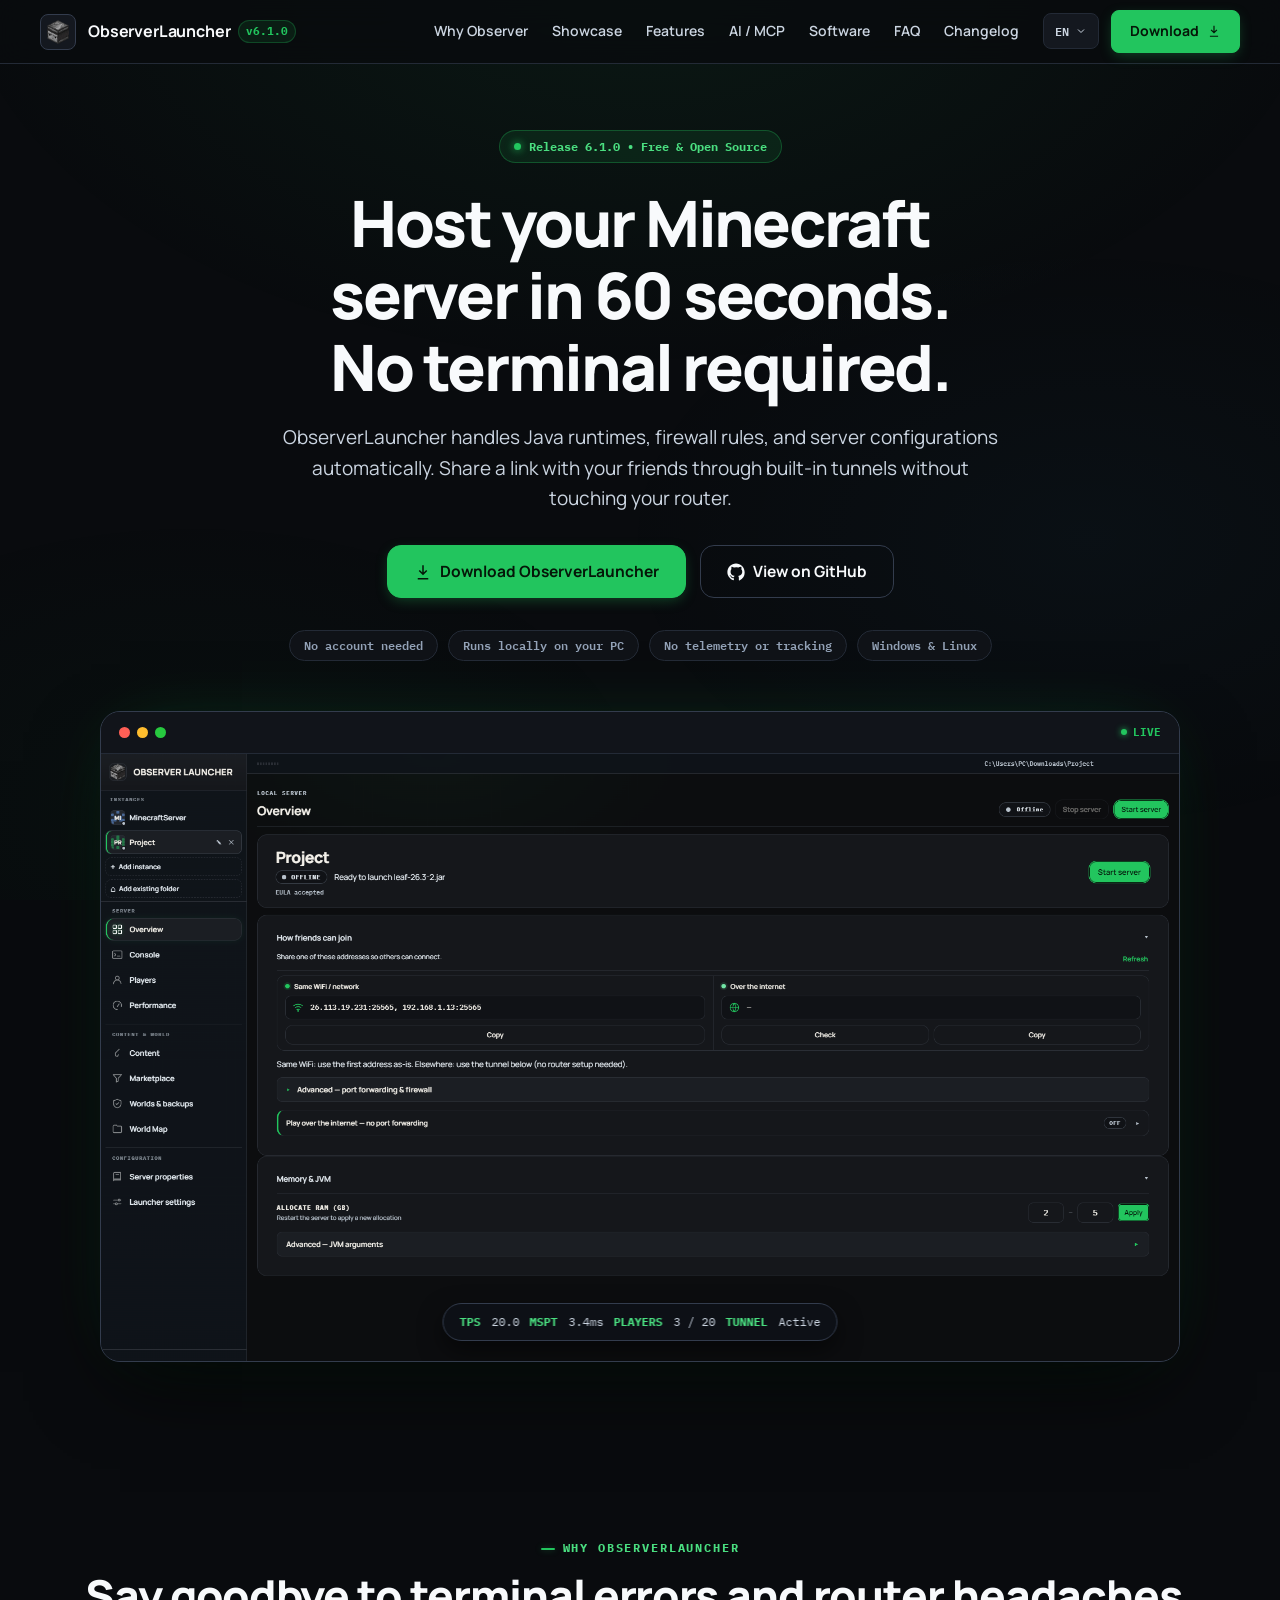
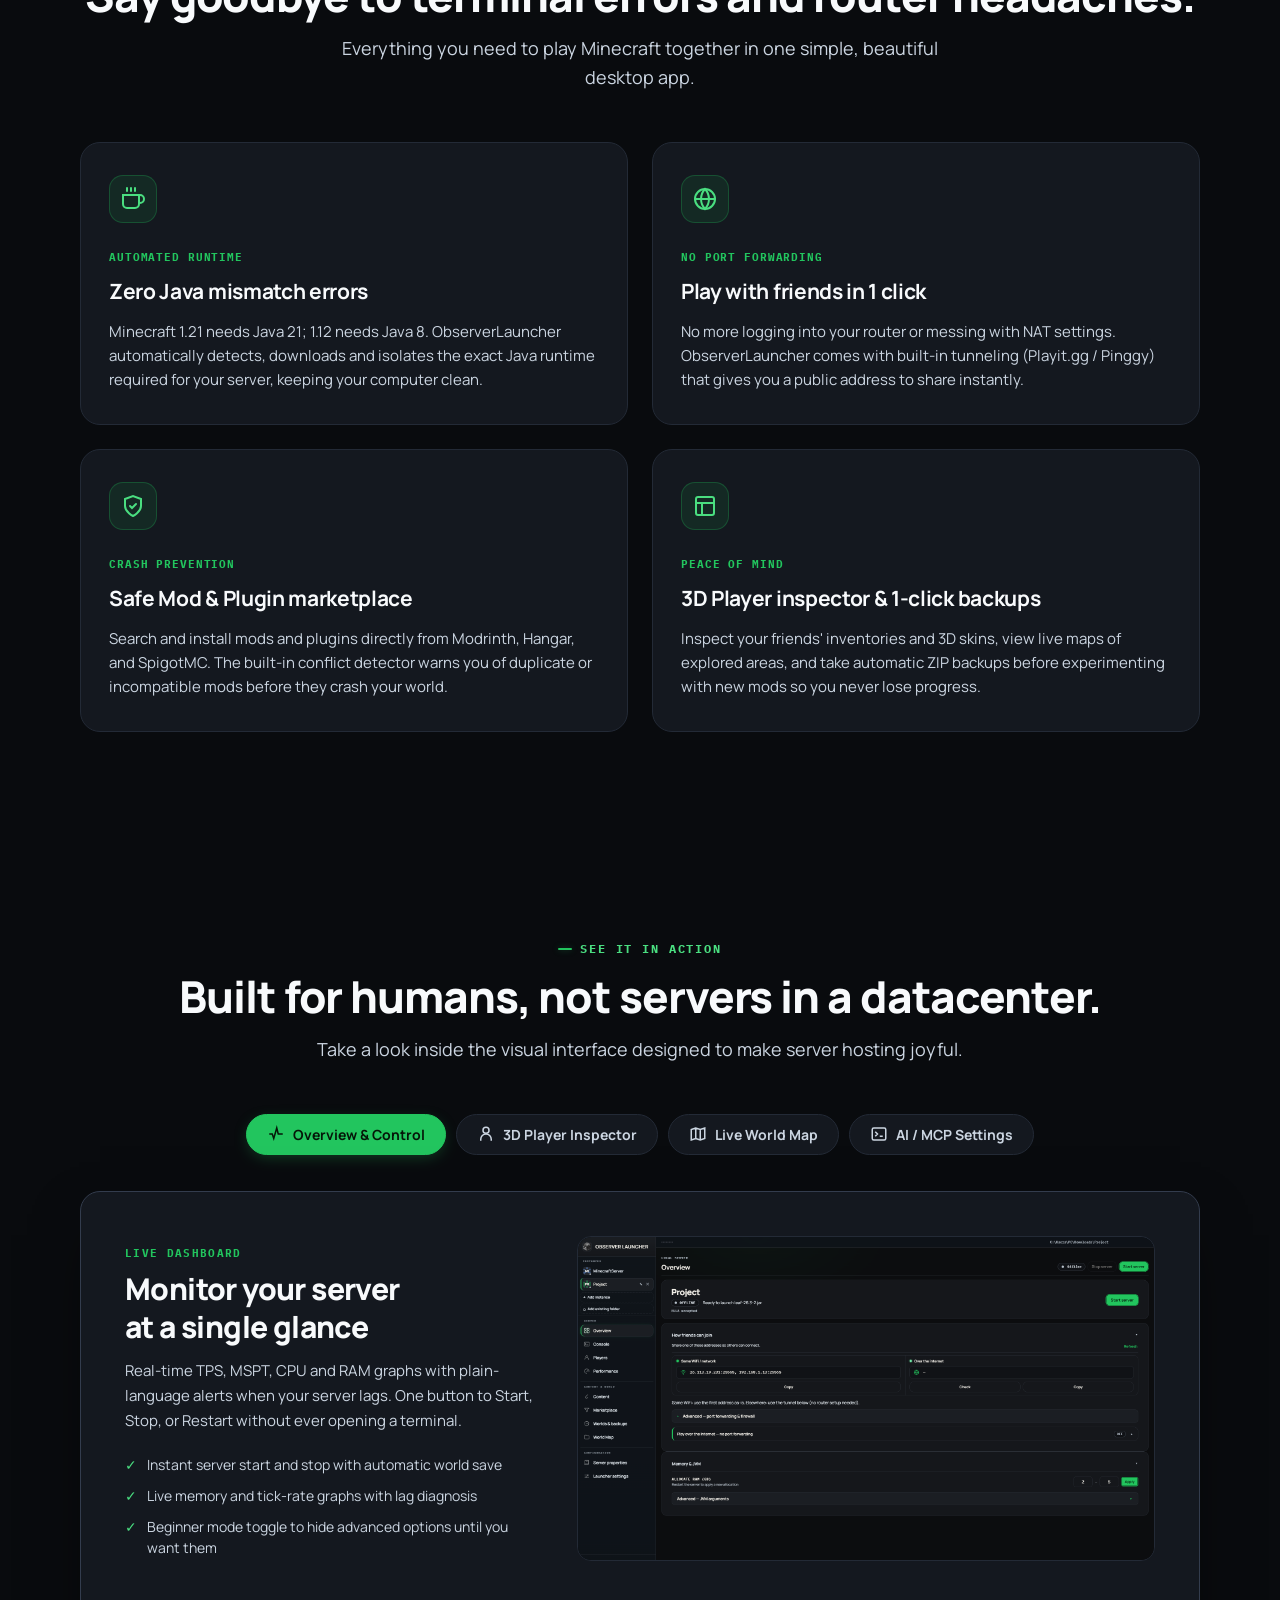
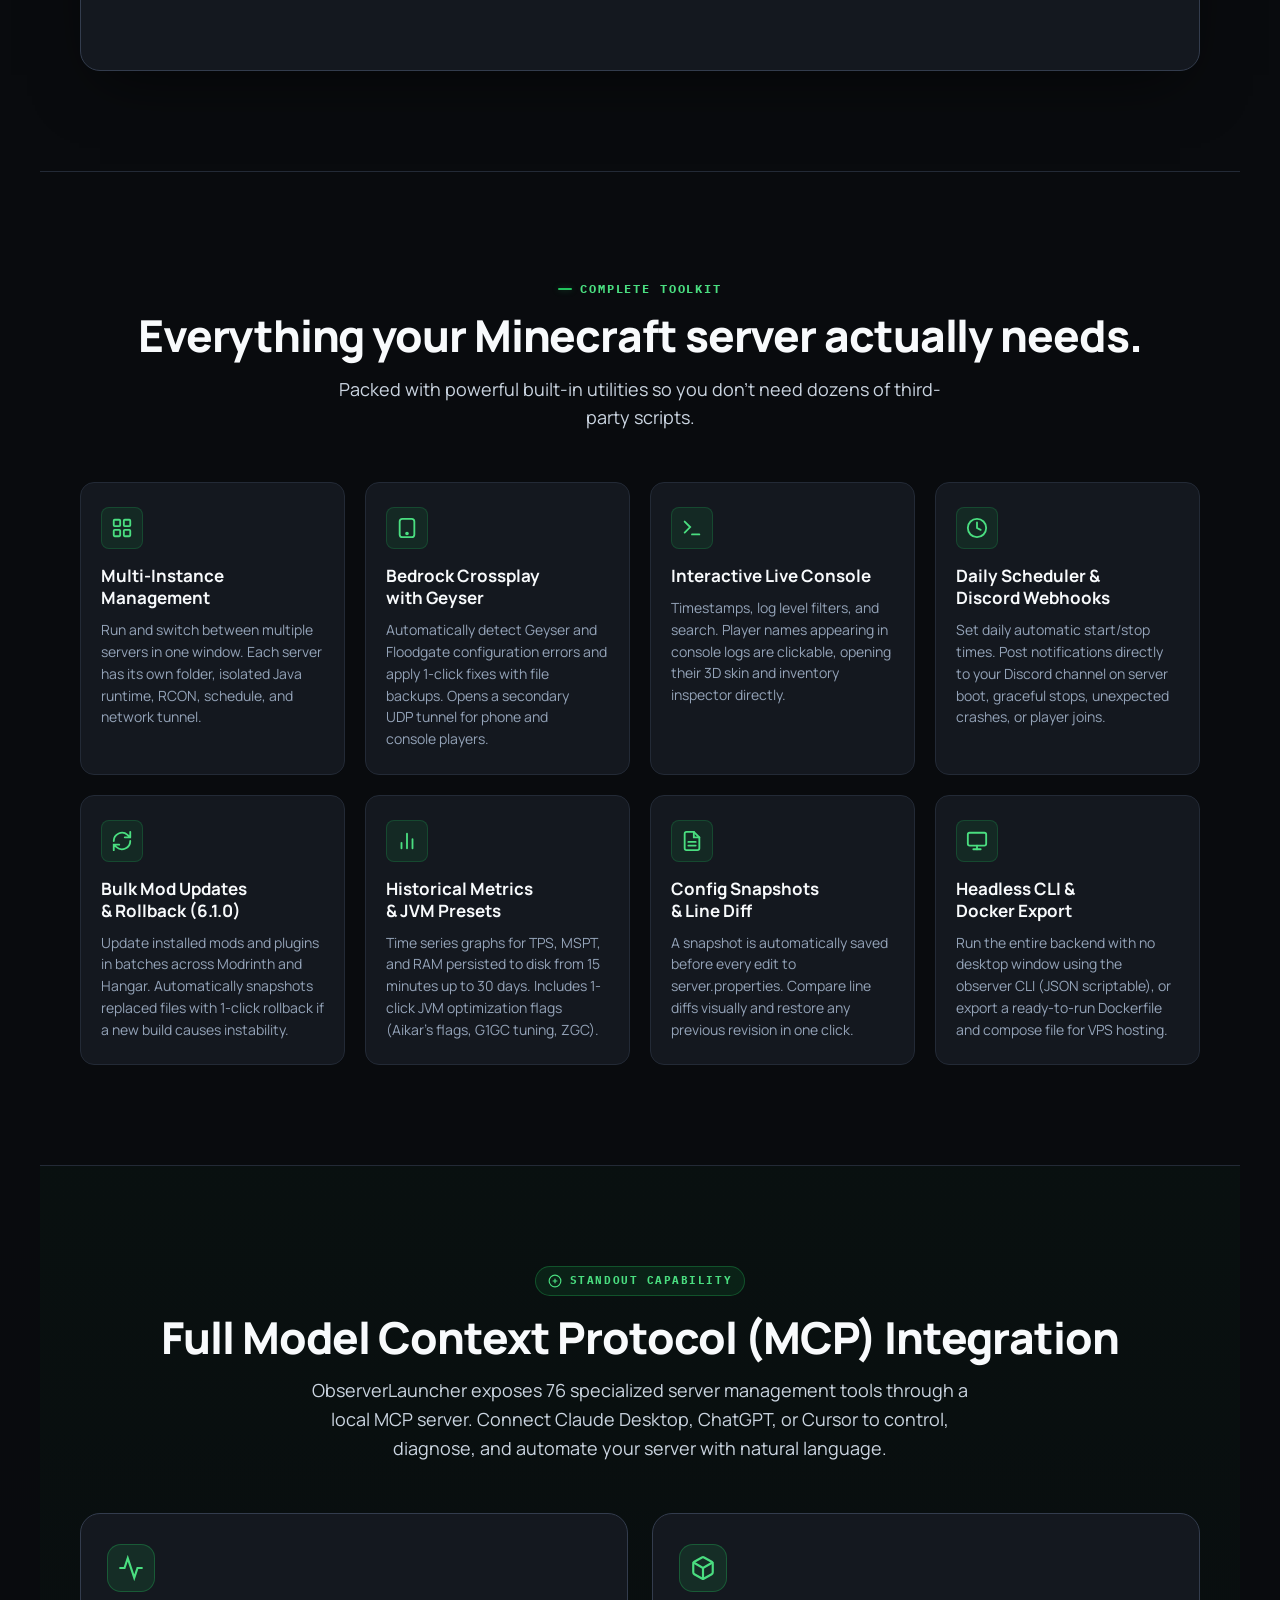
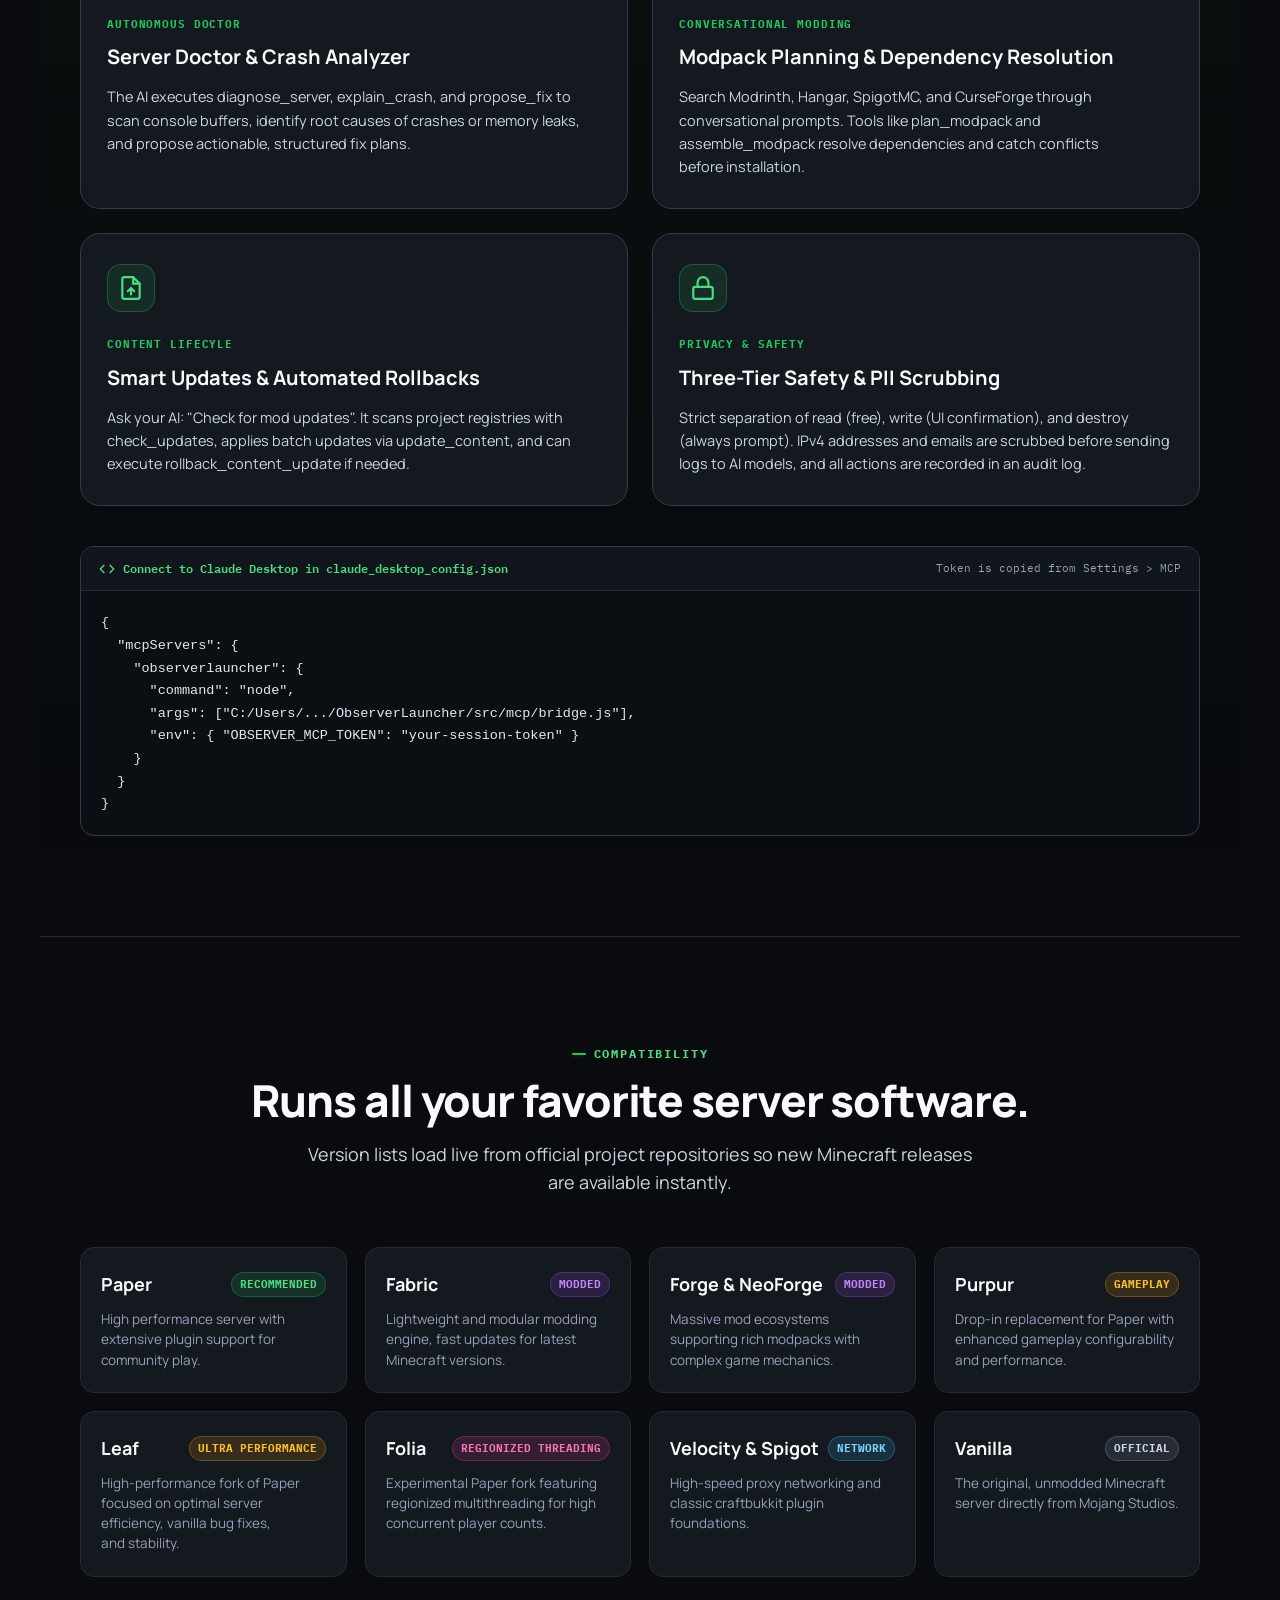
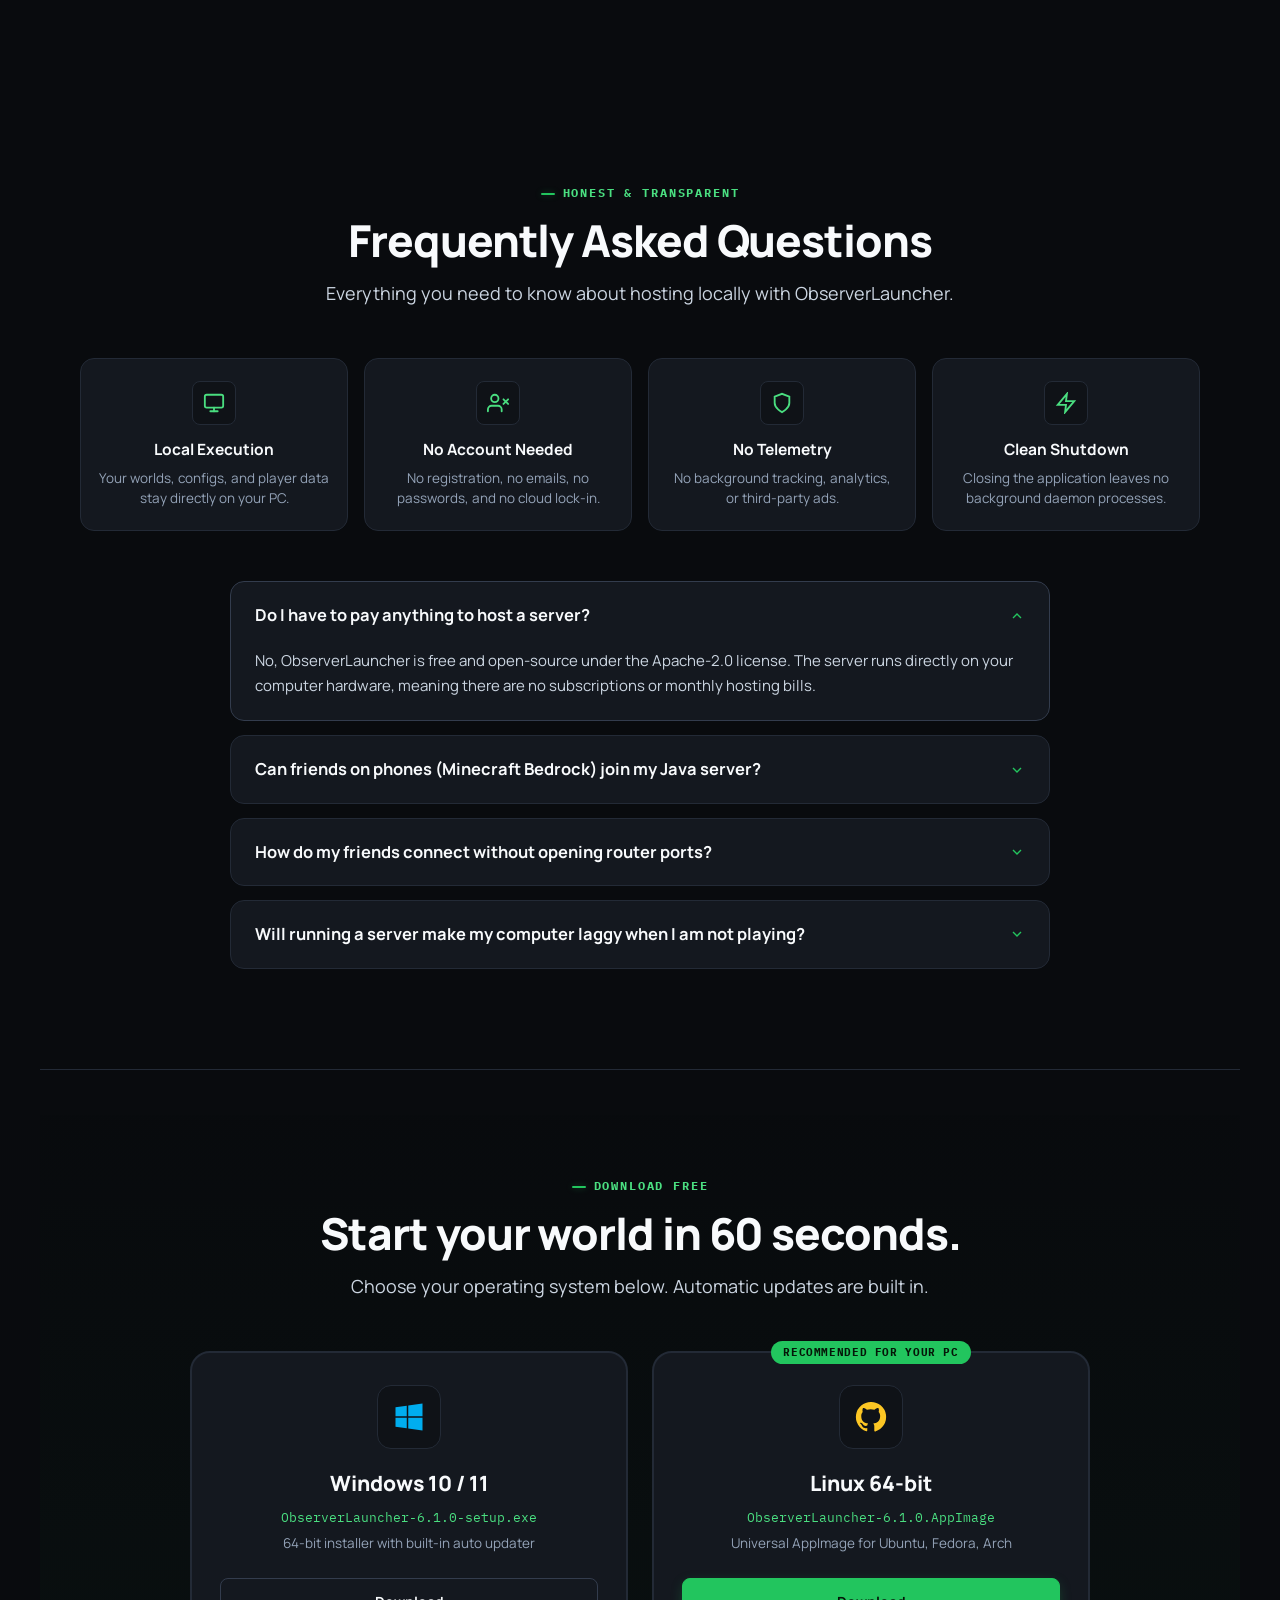
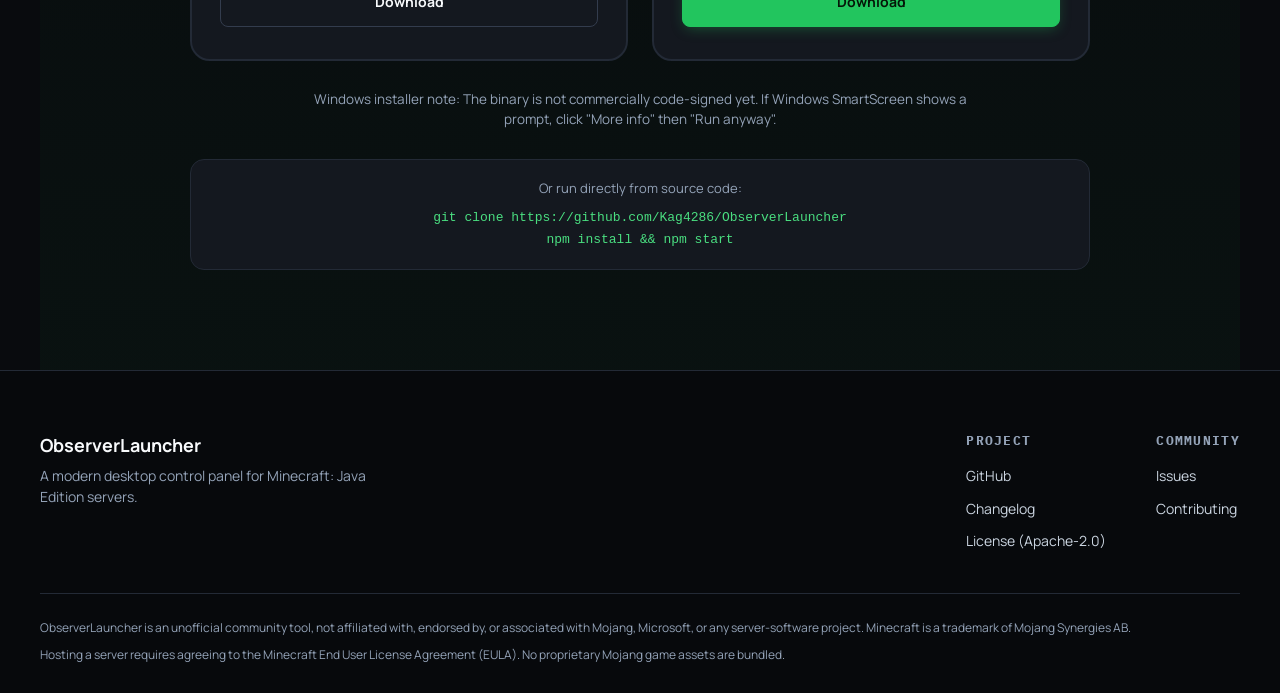
<file: index.html>
<!DOCTYPE html>
<html lang="en">
<head>
<meta charset="UTF-8">
<meta name="viewport" content="width=device-width, initial-scale=1.0">
<title>ObserverLauncher — Host your Minecraft server in 60 seconds</title>
<meta name="description" content="A modern desktop control panel for Minecraft: Java Edition servers. Automatic Java isolation, built-in tunnels, 3D player inspection, full MCP AI automation, and zero terminal commands. Free & open source.">
<meta name="keywords" content="Minecraft Java Edition, Minecraft server, local Minecraft server, server control panel, Minecraft server management, MCP, Model Context Protocol, Playit tunnel, Geyser Bedrock">
<link rel="canonical" href="https://observerlauncher-site.kag4286.workers.dev/">
<meta property="og:title" content="ObserverLauncher — Host your Minecraft server in 60 seconds">
<meta property="og:description" content="A modern desktop control panel for Minecraft: Java Edition servers. Automatic Java isolation, built-in tunnels, and full MCP AI integration.">
<meta property="og:type" content="website">
<meta property="og:url" content="https://observerlauncher-site.kag4286.workers.dev/">
<meta property="og:image" content="https://observerlauncher-site.kag4286.workers.dev/assets/shots/overview.png">
<meta property="og:site_name" content="ObserverLauncher">
<meta name="twitter:card" content="summary_large_image">
<meta name="twitter:title" content="ObserverLauncher — Host your Minecraft server in 60 seconds">
<meta name="twitter:description" content="A modern desktop control panel for Minecraft: Java Edition servers. Automatic Java isolation, built-in tunnels, and full MCP AI integration.">
<meta name="twitter:image" content="https://observerlauncher-site.kag4286.workers.dev/assets/shots/overview.png">
<link rel="preconnect" href="https://fonts.googleapis.com">
<link rel="preconnect" href="https://fonts.gstatic.com" crossorigin>
<link rel="stylesheet" href="https://fonts.googleapis.com/css2?family=Manrope:wght@400;500;600;700;800&family=IBM+Plex+Mono:wght@400;500;600;700&display=swap" media="print" onload="this.media='all'">
<noscript><link rel="stylesheet" href="https://fonts.googleapis.com/css2?family=Manrope:wght@400;500;600;700;800&family=IBM+Plex+Mono:wght@400;500;600;700&display=swap"></noscript>
<link rel="preload" as="image" href="./assets/shots/overview.png" fetchpriority="high">
<link rel="stylesheet" href="./css/site.css">
<script type="application/ld+json">
{
  "@context": "https://schema.org",
  "@graph": [
    {
      "@type": "SoftwareApplication",
      "name": "ObserverLauncher",
      "applicationCategory": "UtilitiesApplication",
      "operatingSystem": "Windows 10, Windows 11, Linux",
      "license": "https://www.apache.org/licenses/LICENSE-2.0",
      "url": "https://observerlauncher-site.kag4286.workers.dev/",
      "downloadUrl": "https://github.com/Kag4286/ObserverLauncher/releases/latest",
      "description": "A modern desktop control panel for hosting a Minecraft: Java Edition server on your PC without terminal commands. Automatic Java isolation, built-in tunnels, 3D player inspection, and 76 MCP tools.",
      "offers": { "@type": "Offer", "price": "0", "priceCurrency": "USD" }
    },
    {
      "@type": "HowTo",
      "name": "How to host a Minecraft server for free on your own PC",
      "description": "Set up a Minecraft: Java Edition server on Windows or Linux without a terminal, using ObserverLauncher.",
      "totalTime": "PT1M",
      "tool": [{ "@type": "HowToTool", "name": "ObserverLauncher" }],
      "step": [
        { "@type": "HowToStep", "position": 1, "name": "Pick a folder", "text": "Choose an empty folder or let the launcher suggest one." },
        { "@type": "HowToStep", "position": 2, "name": "Choose software & version", "text": "Pick from Paper, Fabric, Purpur, Forge or Vanilla. Java installs automatically." },
        { "@type": "HowToStep", "position": 3, "name": "Press Start & Play", "text": "The server starts with built-in tunnel support for friends." }
      ]
    },
    {
      "@type": "FAQPage",
      "mainEntity": [
        { "@type": "Question", "name": "Can I host a Minecraft server for free on my own computer?", "acceptedAnswer": { "@type": "Answer", "text": "Yes. ObserverLauncher is free and open-source under Apache-2.0. The server runs directly on your PC with zero subscription or cloud hosting bills." } },
        { "@type": "Question", "name": "Do I need to know how to use a terminal or open router ports?", "acceptedAnswer": { "@type": "Answer", "text": "No. ObserverLauncher handles Java installation, firewall configuration, and offers 1-click built-in tunneling (Playit.gg / Pinggy) so friends can join over the internet without touching your router." } },
        { "@type": "Question", "name": "Does it work on Windows and Linux?", "acceptedAnswer": { "@type": "Answer", "text": "Yes, ObserverLauncher runs natively on 64-bit Windows 10/11 and modern Linux distributions." } },
        { "@type": "Question", "name": "Does ObserverLauncher collect my data or require an account?", "acceptedAnswer": { "@type": "Answer", "text": "No. There is no account, no telemetry and no tracking. All world data and configs stay on your machine." } }
      ]
    }
  ]
}
</script>
</head>
<body>

<!-- scroll progress bar -->
<div class="progress" aria-hidden="true"><i id="progressBar"></i></div>

<!-- ============ HEADER ============ -->
<header class="site-head" id="top">
  <a class="brand" href="#top">
    <span class="brand-mark" aria-hidden="true"><img src="./assets/shots/icon.png" alt="ObserverLauncher Logo"></span>
    <span class="brand-text">
      <b>ObserverLauncher</b>
      <span class="brand-version">v6.1.0</span>
    </span>
  </a>

  <nav class="site-nav" aria-label="Main Navigation">
    <a href="#why" data-i18n="nav.why">Why Observer</a>
    <a href="#showcase" data-i18n="nav.showcase">Showcase</a>
    <a href="#features" data-i18n="nav.features">Features</a>
    <a href="#mcp" data-i18n="nav.mcp">MCP / AI</a>
    <a href="#software" data-i18n="nav.software">Software</a>
    <a href="#faq" data-i18n="nav.faq">FAQ</a>
    <a href="./changelog.html" data-i18n="nav.changelog">Changelog</a>
  </nav>

  <div class="head-actions">
    <div class="lang" id="lang">
      <button class="lang-btn" id="langBtn" aria-haspopup="listbox" aria-expanded="false" aria-label="Select language">
        <span id="langCurrent">EN</span>
        <svg viewBox="0 0 24 24" width="12" height="12" fill="none" stroke="currentColor" stroke-width="2"><path d="M6 9l6 6 6-6"/></svg>
      </button>
      <ul class="lang-menu" id="langMenu" role="listbox" hidden></ul>
    </div>
    <a class="btn primary" id="dlTop" href="#download">
      <span data-i18n="cta.download">Download</span>
      <svg viewBox="0 0 24 24" width="14" height="14" fill="none" stroke="currentColor" stroke-width="2"><path d="M12 3v12M7 10l5 5 5-5M5 21h14"/></svg>
    </a>
    <button class="nav-toggle" id="navToggle" aria-label="Menu" aria-expanded="false" aria-controls="mobileMenu">
      <span></span><span></span><span></span>
    </button>
  </div>
</header>

<!-- ============ MOBILE MENU ============ -->
<nav class="mobile-menu" id="mobileMenu" hidden aria-label="Mobile Navigation">
  <a href="#why" data-i18n="nav.why">Why Observer</a>
  <a href="#showcase" data-i18n="nav.showcase">Showcase</a>
  <a href="#features" data-i18n="nav.features">Features</a>
  <a href="#mcp" data-i18n="nav.mcp">MCP / AI</a>
  <a href="#software" data-i18n="nav.software">Software</a>
  <a href="#faq" data-i18n="nav.faq">FAQ</a>
  <a href="#download" data-i18n="nav.download">Download</a>
  <a href="./changelog.html" data-i18n="nav.changelog">Changelog</a>
</nav>

<main>

<!-- ============ HERO ============ -->
<section class="hero" id="hero">
  <div class="hero-inner">
    <div class="hero-badge">
      <span class="badge-dot"></span>
      <span data-i18n="hero.badge">Release 6.1.0 • Free & Open Source</span>
    </div>
    <h1 data-i18n-html="hero.title">Host your Minecraft server in 60 seconds. <br>No terminal required.</h1>
    <p class="hero-lead" data-i18n="hero.lead">ObserverLauncher handles Java runtimes, firewall rules, and server configurations automatically. Share a link with your friends through built-in tunnels without touching your router.</p>
    
    <div class="hero-cta">
      <a class="btn primary lg magnet" href="#download">
        <svg viewBox="0 0 24 24" width="18" height="18" fill="none" stroke="currentColor" stroke-width="2"><path d="M12 3v12M7 10l5 5 5-5M5 21h14"/></svg>
        <span data-i18n="cta.getStarted">Download ObserverLauncher</span>
      </a>
      <a class="btn ghost lg" href="https://github.com/Kag4286/ObserverLauncher" target="_blank" rel="noopener">
        <svg viewBox="0 0 24 24" width="18" height="18" fill="currentColor"><path d="M12 .5C5.7.5.5 5.7.5 12c0 5.1 3.3 9.4 7.9 10.9.6.1.8-.3.8-.6v-2c-3.2.7-3.9-1.5-3.9-1.5-.5-1.3-1.3-1.7-1.3-1.7-1.1-.7.1-.7.1-.7 1.2.1 1.8 1.2 1.8 1.2 1 1.8 2.8 1.3 3.5 1 .1-.8.4-1.3.7-1.6-2.6-.3-5.3-1.3-5.3-5.8 0-1.3.5-2.3 1.2-3.2-.1-.3-.5-1.5.1-3.1 0 0 1-.3 3.3 1.2a11.5 11.5 0 016 0C17.9 4.8 19 5.1 19 5.1c.6 1.6.2 2.8.1 3.1.7.9 1.2 1.9 1.2 3.2 0 4.5-2.7 5.5-5.3 5.8.4.4.8 1.1.8 2.2v3.3c0 .3.2.7.8.6A11.5 11.5 0 0023.5 12C23.5 5.7 18.3.5 12 .5z"/></svg>
        <span data-i18n="cta.github">View on GitHub</span>
      </a>
    </div>

    <ul class="hero-facts">
      <li data-i18n="hero.fact1">No account needed</li>
      <li data-i18n="hero.fact2">Runs locally on your PC</li>
      <li data-i18n="hero.fact3">No telemetry or tracking</li>
      <li data-i18n="hero.fact4">Windows &amp; Linux</li>
    </ul>
  </div>

  <!-- Hero preview window -->
  <div class="hero-window">
    <div class="window-frame">
      <div class="window-bar">
        <div class="window-dots">
          <span class="dot close"></span>
          <span class="dot min"></span>
          <span class="dot max"></span>
        </div>
        <span class="window-live"><span class="live-dot"></span> LIVE</span>
      </div>
      <div class="window-content">
        <img src="./assets/shots/overview.png" width="1920" height="1080" alt="ObserverLauncher Overview screen showing server status, live graphs and control buttons" loading="eager" decoding="async">
        <div class="window-overlay-pill">
          <span class="metric-pill"><b>TPS</b> 20.0</span>
          <span class="metric-pill"><b>MSPT</b> 3.4ms</span>
          <span class="metric-pill"><b>PLAYERS</b> 3 / 20</span>
          <span class="metric-pill"><b>TUNNEL</b> Active</span>
        </div>
      </div>
    </div>
  </div>
</section>

<!-- ============ WHY / PAIN POINTS SOLVED ============ -->
<section class="band why-band" id="why">
  <div class="band-head text-center">
    <p class="eyebrow"><span class="eyebrow-tick"></span><span data-i18n="why.eyebrow">WHY OBSERVERLAUNCHER</span></p>
    <h2 data-i18n="why.title">Say goodbye to terminal errors and router headaches.</h2>
    <p class="band-sub" data-i18n="why.sub">Everything you need to play Minecraft together in one simple, beautiful desktop app.</p>
  </div>

  <div class="why-grid-v2">
    <!-- Card 1: Java -->
    <article class="pain-card">
      <div class="card-icon">
        <svg viewBox="0 0 24 24" width="24" height="24" fill="none" stroke="currentColor" stroke-width="2" stroke-linecap="round"><path d="M18 8h1a4 4 0 010 8h-1M2 8h16v9a4 4 0 01-4 4H6a4 4 0 01-4-4V8zM6 1v3M10 1v3M14 1v3"/></svg>
      </div>
      <span class="card-tag" data-i18n="why.c1tag">Automated Runtime</span>
      <h3 data-i18n="why.c1t">Zero Java mismatch errors</h3>
      <p data-i18n="why.c1d">Minecraft 1.21 needs Java 21; 1.12 needs Java 8. ObserverLauncher automatically detects, downloads and isolates the exact Java runtime required for your server, keeping your computer clean.</p>
    </article>

    <!-- Card 2: Tunnel -->
    <article class="pain-card">
      <div class="card-icon">
        <svg viewBox="0 0 24 24" width="24" height="24" fill="none" stroke="currentColor" stroke-width="2" stroke-linecap="round"><circle cx="12" cy="12" r="10"/><path d="M2 12h20M12 2a15.3 15.3 0 014 10 15.3 15.3 0 01-4 10 15.3 15.3 0 01-4-10 15.3 15.3 0 014-10z"/></svg>
      </div>
      <span class="card-tag" data-i18n="why.c2tag">No Port Forwarding</span>
      <h3 data-i18n="why.c2t">Play with friends in 1 click</h3>
      <p data-i18n="why.c2d">No more logging into your router or messing with NAT settings. ObserverLauncher comes with built-in tunneling (Playit.gg / Pinggy) that gives you a public address to share instantly.</p>
    </article>

    <!-- Card 3: Mods / Plugins -->
    <article class="pain-card">
      <div class="card-icon">
        <svg viewBox="0 0 24 24" width="24" height="24" fill="none" stroke="currentColor" stroke-width="2" stroke-linecap="round"><path d="M12 22s8-4 8-10V5l-8-3-8 3v7c0 6 8 10 8 10zM9 12l2 2 4-4"/></svg>
      </div>
      <span class="card-tag" data-i18n="why.c3tag">Crash Prevention</span>
      <h3 data-i18n="why.c3t">Safe Mod &amp; Plugin marketplace</h3>
      <p data-i18n="why.c3d">Search and install mods and plugins directly from Modrinth, Hangar, and SpigotMC. The built-in conflict detector warns you of duplicate or incompatible mods before they crash your world.</p>
    </article>

    <!-- Card 4: 3D Inspection & Backups -->
    <article class="pain-card">
      <div class="card-icon">
        <svg viewBox="0 0 24 24" width="24" height="24" fill="none" stroke="currentColor" stroke-width="2" stroke-linecap="round"><rect x="3" y="3" width="18" height="18" rx="2"/><path d="M3 9h18M9 21V9"/></svg>
      </div>
      <span class="card-tag" data-i18n="why.c4tag">Peace of Mind</span>
      <h3 data-i18n="why.c4t">3D Player inspector &amp; 1-click backups</h3>
      <p data-i18n="why.c4d">Inspect your friends' inventories and 3D skins, view live maps of explored areas, and take automatic ZIP backups before experimenting with new mods so you never lose progress.</p>
    </article>
  </div>
</section>

<!-- ============ INTERACTIVE SHOWCASE ============ -->
<section class="band showcase-band" id="showcase">
  <div class="band-head text-center">
    <p class="eyebrow"><span class="eyebrow-tick"></span><span data-i18n="showcase.eyebrow">SEE IT IN ACTION</span></p>
    <h2 data-i18n="showcase.title">Built for humans, not servers in a datacenter.</h2>
    <p class="band-sub" data-i18n="showcase.sub">Take a look inside the visual interface designed to make server hosting joyful.</p>
  </div>

  <div class="showcase-tabs" role="tablist" aria-label="Feature showcase tabs">
    <button type="button" class="showcase-tab active" role="tab" aria-selected="true" aria-controls="panel-overview" id="tab-overview" data-tab="overview">
      <svg viewBox="0 0 24 24" width="18" height="18" fill="none" stroke="currentColor" stroke-width="2"><path d="M3 12h4l2 6 4-14 2 8h6"/></svg>
      <span data-i18n="showcase.tab1">Overview &amp; Control</span>
    </button>
    <button type="button" class="showcase-tab" role="tab" aria-selected="false" aria-controls="panel-players" id="tab-players" data-tab="players">
      <svg viewBox="0 0 24 24" width="18" height="18" fill="none" stroke="currentColor" stroke-width="2"><circle cx="12" cy="7" r="4"/><path d="M5 21v-2a7 7 0 0114 0v2"/></svg>
      <span data-i18n="showcase.tab2">3D Player Inspector</span>
    </button>
    <button type="button" class="showcase-tab" role="tab" aria-selected="false" aria-controls="panel-map" id="tab-map" data-tab="map">
      <svg viewBox="0 0 24 24" width="18" height="18" fill="none" stroke="currentColor" stroke-width="2"><path d="M9 4L3 6v14l6-2 6 2 6-2V4l-6 2-6-2zM9 4v14M15 6v14"/></svg>
      <span data-i18n="showcase.tab3">Live World Map</span>
    </button>
    <button type="button" class="showcase-tab" role="tab" aria-selected="false" aria-controls="panel-ai" id="tab-ai" data-tab="ai">
      <svg viewBox="0 0 24 24" width="18" height="18" fill="none" stroke="currentColor" stroke-width="2"><rect x="3" y="4" width="18" height="16" rx="2"/><path d="M7 9l3 3-3 3M13 15h4"/></svg>
      <span data-i18n="showcase.tab4">AI / MCP Settings</span>
    </button>
  </div>

  <div class="showcase-content">
    <!-- Panel 1: Overview -->
    <div class="showcase-panel active" id="panel-overview" role="tabpanel" aria-labelledby="tab-overview" aria-hidden="false">
      <div class="panel-layout">
        <div class="panel-copy">
          <span class="panel-tag" data-i18n="showcase.p1tag">Live Dashboard</span>
          <h3 data-i18n="showcase.p1t">Monitor your server at a single glance</h3>
          <p data-i18n="showcase.p1d">Real-time TPS, MSPT, CPU and RAM graphs with plain-language alerts when your server lags. One button to Start, Stop, or Restart without ever opening a terminal.</p>
          <ul class="panel-bullets">
            <li data-i18n="showcase.p1b1">Instant server start and stop with automatic world save</li>
            <li data-i18n="showcase.p1b2">Live memory and tick-rate graphs with lag diagnosis</li>
            <li data-i18n="showcase.p1b3">Beginner mode toggle to hide advanced options until you want them</li>
          </ul>
        </div>
        <div class="panel-visual">
          <img src="./assets/shots/overview.png" width="1920" height="1080" alt="ObserverLauncher Overview Tab" loading="eager" decoding="async">
        </div>
      </div>
    </div>

    <!-- Panel 2: Player Inspector -->
    <div class="showcase-panel" id="panel-players" role="tabpanel" aria-labelledby="tab-players" aria-hidden="true">
      <div class="panel-layout">
        <div class="panel-copy">
          <span class="panel-tag" data-i18n="showcase.p2tag">3D Inspection</span>
          <h3 data-i18n="showcase.p2t">Real skins, inventory slots, and armor</h3>
          <p data-i18n="showcase.p2d">Inspect online, whitelisted, or banned players with rotatable 3D player skins. View their exact inventory, Ender chest, and health stats with real game icons (including modded items).</p>
          <ul class="panel-bullets">
            <li data-i18n="showcase.p2b1">Rotatable 3D model dressed in the player's own skin and armor</li>
            <li data-i18n="showcase.p2b2">Interactive inventory grid with stack counts and mod items</li>
            <li data-i18n="showcase.p2b3">Kick, ban, OP, or whitelist players with a single click</li>
          </ul>
        </div>
        <div class="panel-visual dual-visual">
          <img src="./assets/shots/player-inspector.png" width="1920" height="1080" alt="Player 3D Inspector" loading="eager" decoding="async">
          <img src="./assets/shots/inventory.png" width="1918" height="1079" alt="Player Inventory Grid" loading="eager" decoding="async">
        </div>
      </div>
    </div>

    <!-- Panel 3: World Map -->
    <div class="showcase-panel" id="panel-map" role="tabpanel" aria-labelledby="tab-map" aria-hidden="true">
      <div class="panel-layout">
        <div class="panel-copy">
          <span class="panel-tag" data-i18n="showcase.p3tag">World Visualization</span>
          <h3 data-i18n="showcase.p3t">Explore your server world in real-time</h3>
          <p data-i18n="showcase.p3d">Rendered directly from your world save files: see discovered terrain, biomes, spawn location, and live player coordinates with custom waypoints you can manage.</p>
          <ul class="panel-bullets">
            <li data-i18n="showcase.p3b1">Real terrain and biome map generated directly from save chunks</li>
            <li data-i18n="showcase.p3b2">Live player coordinates and world spawn marker</li>
            <li data-i18n="showcase.p3b3">Create and teleport to waypoints (bases, nether portals, mines)</li>
          </ul>
        </div>
        <div class="panel-visual">
          <img src="./assets/shots/worldmap.png" width="1920" height="1080" alt="Live World Map" loading="eager" decoding="async">
        </div>
      </div>
    </div>

    <!-- Panel 4: AI / MCP -->
    <div class="showcase-panel" id="panel-ai" role="tabpanel" aria-labelledby="tab-ai" aria-hidden="true">
      <div class="panel-layout">
        <div class="panel-copy">
          <span class="panel-tag" data-i18n="showcase.p4tag">Automation Settings</span>
          <h3 data-i18n="showcase.p4t">1-Click MCP Setup for AI Assistants</h3>
          <p data-i18n="showcase.p4d">ObserverLauncher features a built-in Model Context Protocol (MCP) server. Copy the ready-to-paste JSON snippet to connect Claude Desktop, ChatGPT, or Cursor in seconds.</p>
          <ul class="panel-bullets">
            <li data-i18n="showcase.p4b1">Instant connection config for Claude Desktop and MCP clients</li>
            <li data-i18n="showcase.p4b2">Full access to 76 specialized Minecraft server management tools</li>
            <li data-i18n="showcase.p4b3">Restricted to 127.0.0.1 with random per-session authorization tokens</li>
          </ul>
        </div>
        <div class="panel-visual">
          <img src="./assets/shots/MCP.png" width="1918" height="1080" alt="AI and MCP Settings" loading="eager" decoding="async">
        </div>
      </div>
    </div>
  </div>
</section>

<!-- ============ FULL FEATURE SPECTRUM ============ -->
<section class="band feat-spectrum-band" id="features">
  <div class="band-head text-center">
    <p class="eyebrow"><span class="eyebrow-tick"></span><span data-i18n="feat.eyebrow">COMPLETE TOOLKIT</span></p>
    <h2 data-i18n="feat.title">Everything your Minecraft server actually needs.</h2>
    <p class="band-sub" data-i18n="feat.sub">Packed with powerful built-in utilities so you don't need dozens of third-party scripts.</p>
  </div>

  <div class="feat-grid-v3">
    <!-- Feature 1: Multi-Instance -->
    <div class="feat-card-v3">
      <div class="fc-icon">
        <svg viewBox="0 0 24 24" width="22" height="22" fill="none" stroke="currentColor" stroke-width="2" stroke-linecap="round"><rect x="3" y="3" width="7" height="7" rx="1"/><rect x="14" y="3" width="7" height="7" rx="1"/><rect x="14" y="14" width="7" height="7" rx="1"/><rect x="3" y="14" width="7" height="7" rx="1"/></svg>
      </div>
      <h3 data-i18n="feat.c1t">Multi-Instance Management</h3>
      <p data-i18n="feat.c1d">Run and switch between multiple servers in one window. Each server has its own folder, isolated Java runtime, RCON, schedule, and network tunnel.</p>
    </div>

    <!-- Feature 2: Bedrock Crossplay -->
    <div class="feat-card-v3">
      <div class="fc-icon">
        <svg viewBox="0 0 24 24" width="22" height="22" fill="none" stroke="currentColor" stroke-width="2" stroke-linecap="round"><rect x="4" y="2" width="16" height="20" rx="3"/><circle cx="12" cy="18" r="1"/></svg>
      </div>
      <h3 data-i18n="feat.c2t">Bedrock Crossplay with Geyser</h3>
      <p data-i18n="feat.c2d">Automatically detect Geyser and Floodgate configuration errors and apply 1-click fixes with file backups. Opens a secondary UDP tunnel for phone and console players.</p>
    </div>

    <!-- Feature 3: Interactive Console -->
    <div class="feat-card-v3">
      <div class="fc-icon">
        <svg viewBox="0 0 24 24" width="22" height="22" fill="none" stroke="currentColor" stroke-width="2" stroke-linecap="round"><polyline points="4 17 10 11 4 5"/><line x1="12" y1="19" x2="20" y2="19"/></svg>
      </div>
      <h3 data-i18n="feat.c3t">Interactive Live Console</h3>
      <p data-i18n="feat.c3d">Timestamps, log level filters, and search. Player names appearing in console logs are clickable, opening their 3D skin and inventory inspector directly.</p>
    </div>

    <!-- Feature 4: Automation & Discord -->
    <div class="feat-card-v3">
      <div class="fc-icon">
        <svg viewBox="0 0 24 24" width="22" height="22" fill="none" stroke="currentColor" stroke-width="2" stroke-linecap="round"><circle cx="12" cy="12" r="10"/><polyline points="12 6 12 12 16 14"/></svg>
      </div>
      <h3 data-i18n="feat.c4t">Daily Scheduler &amp; Discord Webhooks</h3>
      <p data-i18n="feat.c4d">Set daily automatic start/stop times. Post notifications directly to your Discord channel on server boot, graceful stops, unexpected crashes, or player joins.</p>
    </div>

    <!-- Feature 5: Safe Bulk Updates & Rollback -->
    <div class="feat-card-v3">
      <div class="fc-icon">
        <svg viewBox="0 0 24 24" width="22" height="22" fill="none" stroke="currentColor" stroke-width="2" stroke-linecap="round"><path d="M21 2v6h-6M3 12a9 9 0 0115-6.7L21 8M3 22v-6h6M21 12a9 9 0 01-15 6.7L3 16"/></svg>
      </div>
      <h3 data-i18n="feat.c5t">Bulk Mod Updates &amp; Rollback (6.1.0)</h3>
      <p data-i18n="feat.c5d">Update installed mods and plugins in batches across Modrinth and Hangar. Automatically snapshots replaced files with 1-click rollback if a new build causes instability.</p>
    </div>

    <!-- Feature 6: Long-term Performance -->
    <div class="feat-card-v3">
      <div class="fc-icon">
        <svg viewBox="0 0 24 24" width="22" height="22" fill="none" stroke="currentColor" stroke-width="2" stroke-linecap="round"><path d="M18 20V10M12 20V4M6 20v-6"/></svg>
      </div>
      <h3 data-i18n="feat.c6t">Historical Metrics &amp; JVM Presets</h3>
      <p data-i18n="feat.c6d">Time series graphs for TPS, MSPT, and RAM persisted to disk from 15 minutes up to 30 days. Includes 1-click JVM optimization flags (Aikar's flags, G1GC tuning, ZGC).</p>
    </div>

    <!-- Feature 7: Properties History & Diff -->
    <div class="feat-card-v3">
      <div class="fc-icon">
        <svg viewBox="0 0 24 24" width="22" height="22" fill="none" stroke="currentColor" stroke-width="2" stroke-linecap="round"><path d="M14 2H6a2 2 0 00-2 2v16a2 2 0 002 2h12a2 2 0 002-2V8z"/><polyline points="14 2 14 8 20 8"/><line x1="16" y1="13" x2="8" y2="13"/><line x1="16" y1="17" x2="8" y2="17"/></svg>
      </div>
      <h3 data-i18n="feat.c7t">Config Snapshots &amp; Line Diff</h3>
      <p data-i18n="feat.c7d">A snapshot is automatically saved before every edit to server.properties. Compare line diffs visually and restore any previous revision in one click.</p>
    </div>

    <!-- Feature 8: Headless CLI & Docker -->
    <div class="feat-card-v3">
      <div class="fc-icon">
        <svg viewBox="0 0 24 24" width="22" height="22" fill="none" stroke="currentColor" stroke-width="2" stroke-linecap="round"><rect x="2" y="3" width="20" height="14" rx="2"/><line x1="8" y1="21" x2="16" y2="21"/><line x1="12" y1="17" x2="12" y2="21"/></svg>
      </div>
      <h3 data-i18n="feat.c8t">Headless CLI &amp; Docker Export</h3>
      <p data-i18n="feat.c8d">Run the entire backend with no desktop window using the `observer` CLI (JSON scriptable), or export a ready-to-run Dockerfile and compose file for VPS hosting.</p>
    </div>
  </div>
</section>

<!-- ============ MAJOR FEATURE: MCP (MODEL CONTEXT PROTOCOL) ============ -->
<section class="band mcp-showcase-band" id="mcp">
  <div class="mcp-container">
    <div class="band-head text-center">
      <div class="mcp-badge">
        <svg viewBox="0 0 24 24" width="14" height="14" fill="none" stroke="currentColor" stroke-width="2"><circle cx="12" cy="12" r="10"/><path d="M12 8v8M8 12h8"/></svg>
        <span>STANDOUT CAPABILITY</span>
      </div>
      <h2 data-i18n="mcp.title">Full Model Context Protocol (MCP) Integration</h2>
      <p class="band-sub" data-i18n="mcp.sub">ObserverLauncher exposes 76 specialized server management tools through a local MCP server. Connect Claude Desktop, ChatGPT, or Cursor to control, diagnose, and automate your server with natural language.</p>
    </div>

    <div class="mcp-grid">
      <!-- MCP Feature 1: Server Doctor -->
      <div class="mcp-card">
        <div class="mcp-card-icon">
          <svg viewBox="0 0 24 24" width="26" height="26" fill="none" stroke="currentColor" stroke-width="2" stroke-linecap="round"><path d="M22 12h-4l-3 9L9 3l-3 9H2"/></svg>
        </div>
        <span class="mcp-tag" data-i18n="mcp.c1tag">Autonomous Doctor</span>
        <h3 data-i18n="mcp.c1t">Server Doctor &amp; Crash Analyzer</h3>
        <p data-i18n="mcp.c1d">The AI executes `diagnose_server`, `explain_crash`, and `propose_fix` to scan console buffers, identify root causes of crashes or memory leaks, and propose actionable, structured fix plans.</p>
      </div>

      <!-- MCP Feature 2: Smart Modpack Planner -->
      <div class="mcp-card">
        <div class="mcp-card-icon">
          <svg viewBox="0 0 24 24" width="26" height="26" fill="none" stroke="currentColor" stroke-width="2" stroke-linecap="round"><path d="M21 16V8a2 2 0 00-1-1.73l-7-4a2 2 0 00-2 0l-7 4A2 2 0 003 8v8a2 2 0 001 1.73l7 4a2 2 0 002 0l7-4A2 2 0 0021 16z"/><polyline points="3.27 6.96 12 12.01 20.73 6.96"/><line x1="12" y1="22.08" x2="12" y2="12"/></svg>
        </div>
        <span class="mcp-tag" data-i18n="mcp.c2tag">Conversational Modding</span>
        <h3 data-i18n="mcp.c2t">Modpack Planning &amp; Dependency Resolution</h3>
        <p data-i18n="mcp.c2d">Search Modrinth, Hangar, SpigotMC, and CurseForge through conversational prompts. Tools like `plan_modpack` and `assemble_modpack` resolve dependencies and catch conflicts before installation.</p>
      </div>

      <!-- MCP Feature 3: Safe Batch Updates -->
      <div class="mcp-card">
        <div class="mcp-card-icon">
          <svg viewBox="0 0 24 24" width="26" height="26" fill="none" stroke="currentColor" stroke-width="2" stroke-linecap="round"><path d="M14 2H6a2 2 0 00-2 2v16a2 2 0 002 2h12a2 2 0 002-2V8z"/><polyline points="14 2 14 8 20 8"/><path d="M12 18v-6M9 15l3-3 3 3"/></svg>
        </div>
        <span class="mcp-tag" data-i18n="mcp.c3tag">Content Lifecyle</span>
        <h3 data-i18n="mcp.c3t">Smart Updates &amp; Automated Rollbacks</h3>
        <p data-i18n="mcp.c3d">Ask your AI: "Check for mod updates". It scans project registries with `check_updates`, applies batch updates via `update_content`, and can execute `rollback_content_update` if needed.</p>
      </div>

      <!-- MCP Feature 4: Three-tier Security -->
      <div class="mcp-card">
        <div class="mcp-card-icon">
          <svg viewBox="0 0 24 24" width="26" height="26" fill="none" stroke="currentColor" stroke-width="2" stroke-linecap="round"><rect x="3" y="11" width="18" height="11" rx="2" ry="2"/><path d="M7 11V7a5 5 0 0110 0v4"/></svg>
        </div>
        <span class="mcp-tag" data-i18n="mcp.c4tag">Privacy &amp; Safety</span>
        <h3 data-i18n="mcp.c4t">Three-Tier Safety &amp; PII Scrubbing</h3>
        <p data-i18n="mcp.c4d">Strict separation of `read` (free), `write` (UI confirmation), and `destroy` (always prompt). IPv4 addresses and emails are scrubbed before sending logs to AI models, and all actions are recorded in an audit log.</p>
      </div>
    </div>

    <!-- MCP Config Snippet -->
    <div class="mcp-config-box">
      <div class="mcp-config-header">
        <div class="mcp-cfg-label">
          <svg viewBox="0 0 24 24" width="16" height="16" fill="none" stroke="currentColor" stroke-width="2"><polyline points="16 18 22 12 16 6"/><polyline points="8 6 2 12 8 18"/></svg>
          <span data-i18n="mcp.cfgTitle">Connect to Claude Desktop in claude_desktop_config.json</span>
        </div>
        <span class="mcp-cfg-hint" data-i18n="mcp.cfgHint">Token is copied from Settings &gt; MCP</span>
      </div>
      <pre><code>{
  "mcpServers": {
    "observerlauncher": {
      "command": "node",
      "args": ["C:/Users/.../ObserverLauncher/src/mcp/bridge.js"],
      "env": { "OBSERVER_MCP_TOKEN": "your-session-token" }
    }
  }
}</code></pre>
    </div>
  </div>
</section>

<!-- ============ SOFTWARE SUPPORTED ============ -->
<section class="band soft-band" id="software">
  <div class="band-head text-center">
    <p class="eyebrow"><span class="eyebrow-tick"></span><span data-i18n="soft.eyebrow">COMPATIBILITY</span></p>
    <h2 data-i18n="soft.title">Runs all your favorite server software.</h2>
    <p class="band-sub" data-i18n="soft.sub">Version lists load live from official project repositories so new Minecraft releases are available instantly.</p>
  </div>

  <div class="soft-grid-v2">
    <div class="soft-item">
      <div class="soft-head"><b>Paper</b><span class="tag-rec">Recommended</span></div>
      <p data-i18n="soft.paper">High performance server with extensive plugin support for community play.</p>
    </div>
    <div class="soft-item">
      <div class="soft-head"><b>Fabric</b><span class="tag-mod">Modded</span></div>
      <p data-i18n="soft.fabric">Lightweight and modular modding engine, fast updates for latest Minecraft versions.</p>
    </div>
    <div class="soft-item">
      <div class="soft-head"><b>Forge &amp; NeoForge</b><span class="tag-mod">Modded</span></div>
      <p data-i18n="soft.forge">Massive mod ecosystems supporting rich modpacks with complex game mechanics.</p>
    </div>
    <div class="soft-item">
      <div class="soft-head"><b>Purpur</b><span class="tag-perf">Gameplay</span></div>
      <p data-i18n="soft.purpur">Drop-in replacement for Paper with enhanced gameplay configurability and performance.</p>
    </div>
    <div class="soft-item">
      <div class="soft-head"><b>Leaf</b><span class="tag-perf">Ultra Performance</span></div>
      <p data-i18n="soft.leaf">High-performance fork of Paper focused on optimal server efficiency, vanilla bug fixes, and stability.</p>
    </div>
    <div class="soft-item">
      <div class="soft-head"><b>Folia</b><span class="tag-multithread">Regionized Threading</span></div>
      <p data-i18n="soft.folia">Experimental Paper fork featuring regionized multithreading for high concurrent player counts.</p>
    </div>
    <div class="soft-item">
      <div class="soft-head"><b>Velocity &amp; Spigot</b><span class="tag-proxy">Network</span></div>
      <p data-i18n="soft.velocity">High-speed proxy networking and classic craftbukkit plugin foundations.</p>
    </div>
    <div class="soft-item">
      <div class="soft-head"><b>Vanilla</b><span class="tag-vanilla">Official</span></div>
      <p data-i18n="soft.vanilla">The original, unmodded Minecraft server directly from Mojang Studios.</p>
    </div>
  </div>
</section>

<!-- ============ TRUST & FAQ ============ -->
<section class="band faq-band" id="faq">
  <div class="band-head text-center">
    <p class="eyebrow"><span class="eyebrow-tick"></span><span data-i18n="faq.eyebrow">HONEST &amp; TRANSPARENT</span></p>
    <h2 data-i18n="faq.title">Frequently Asked Questions</h2>
    <p class="band-sub" data-i18n="faq.sub">Everything you need to know about hosting locally with ObserverLauncher.</p>
  </div>

  <!-- Trust badges with SVG icons (no emojis) -->
  <div class="trust-grid">
    <div class="trust-card">
      <div class="trust-svg-icon">
        <svg viewBox="0 0 24 24" width="22" height="22" fill="none" stroke="currentColor" stroke-width="2" stroke-linecap="round"><rect x="2" y="3" width="20" height="14" rx="2"/><line x1="8" y1="21" x2="16" y2="21"/><line x1="12" y1="17" x2="12" y2="21"/></svg>
      </div>
      <b data-i18n="trust.t1">Local Execution</b>
      <p data-i18n="trust.d1">Your worlds, configs, and player data stay directly on your PC.</p>
    </div>
    <div class="trust-card">
      <div class="trust-svg-icon">
        <svg viewBox="0 0 24 24" width="22" height="22" fill="none" stroke="currentColor" stroke-width="2" stroke-linecap="round"><path d="M16 21v-2a4 4 0 00-4-4H5a4 4 0 00-4 4v2"/><circle cx="8.5" cy="7" r="4"/><line x1="18" y1="8" x2="23" y2="13"/><line x1="23" y1="8" x2="18" y2="13"/></svg>
      </div>
      <b data-i18n="trust.t2">No Account Needed</b>
      <p data-i18n="trust.d2">No registration, no emails, no passwords, and no cloud lock-in.</p>
    </div>
    <div class="trust-card">
      <div class="trust-svg-icon">
        <svg viewBox="0 0 24 24" width="22" height="22" fill="none" stroke="currentColor" stroke-width="2" stroke-linecap="round"><path d="M12 22s8-4 8-10V5l-8-3-8 3v7c0 6 8 10 8 10z"/></svg>
      </div>
      <b data-i18n="trust.t3">No Telemetry</b>
      <p data-i18n="trust.d3">No background tracking, analytics, or third-party ads.</p>
    </div>
    <div class="trust-card">
      <div class="trust-svg-icon">
        <svg viewBox="0 0 24 24" width="22" height="22" fill="none" stroke="currentColor" stroke-width="2" stroke-linecap="round"><polygon points="13 2 3 14 12 14 11 22 21 10 12 10 13 2"/></svg>
      </div>
      <b data-i18n="trust.t4">Clean Shutdown</b>
      <p data-i18n="trust.d4">Closing the application leaves no background daemon processes.</p>
    </div>
  </div>

  <!-- FAQ Accordion -->
  <div class="faq-accordion">
    <details class="faq-item" open>
      <summary><span data-i18n="faq.q1">Do I have to pay anything to host a server?</span><svg class="chevron" viewBox="0 0 24 24" width="16" height="16" fill="none" stroke="currentColor" stroke-width="2"><path d="M6 9l6 6 6-6"/></svg></summary>
      <div class="faq-answer"><p data-i18n="faq.a1">No, ObserverLauncher is free and open-source under the Apache-2.0 license. The server runs directly on your computer hardware, meaning there are no subscriptions or monthly hosting bills.</p></div>
    </details>

    <details class="faq-item">
      <summary><span data-i18n="faq.q2">Can friends on phones (Minecraft Bedrock) join my Java server?</span><svg class="chevron" viewBox="0 0 24 24" width="16" height="16" fill="none" stroke="currentColor" stroke-width="2"><path d="M6 9l6 6 6-6"/></svg></summary>
      <div class="faq-answer"><p data-i18n="faq.a2">Yes! ObserverLauncher provides 1-click Bedrock crossplay support using GeyserMC and Floodgate. Mobile, console, and PC players can join and play together in the same survival world seamlessly.</p></div>
    </details>

    <details class="faq-item">
      <summary><span data-i18n="faq.q3">How do my friends connect without opening router ports?</span><svg class="chevron" viewBox="0 0 24 24" width="16" height="16" fill="none" stroke="currentColor" stroke-width="2"><path d="M6 9l6 6 6-6"/></svg></summary>
      <div class="faq-answer"><p data-i18n="faq.a3">In the Network tab, simply enable the built-in tunnel (Playit.gg or Pinggy). ObserverLauncher generates a public server address that you can send to your friends. They paste it into Minecraft Multiplayer and connect immediately.</p></div>
    </details>

    <details class="faq-item">
      <summary><span data-i18n="faq.q4">Will running a server make my computer laggy when I am not playing?</span><svg class="faq-chevron chevron" viewBox="0 0 24 24" width="16" height="16" fill="none" stroke="currentColor" stroke-width="2"><path d="M6 9l6 6 6-6"/></svg></summary>
      <div class="faq-answer"><p data-i18n="faq.a4">Not at all. When you press Stop or close ObserverLauncher, all server processes terminate cleanly. No background daemons or services stay running on your computer.</p></div>
    </details>
  </div>
</section>

<!-- ============ DOWNLOAD SECTION ============ -->
<section class="band download-band" id="download">
  <div class="dl-container">
    <div class="band-head text-center">
      <p class="eyebrow"><span class="eyebrow-tick"></span><span data-i18n="dl.eyebrow">DOWNLOAD FREE</span></p>
      <h2 data-i18n="dl.title">Start your world in 60 seconds.</h2>
      <p class="band-sub" data-i18n="dl.sub">Choose your operating system below. Automatic updates are built in.</p>
    </div>

    <div class="dl-cards">
      <!-- Windows Card -->
      <a class="dl-card magnet" id="dlWinCard" href="https://github.com/Kag4286/ObserverLauncher/releases/latest" target="_blank" rel="noopener">
        <div class="dl-badge-os" id="winRecBadge" data-i18n="dl.recWin">Recommended for your PC</div>
        <div class="dl-icon win">
          <svg viewBox="0 0 24 24" width="36" height="36" fill="currentColor"><path d="M3 5.5L10.5 4.5v7H3zM3 18.5l7.5 1v-7H3zM11.5 4.4L21 3v8.5h-9.5zM11.5 19.6L21 21v-8.5h-9.5z"/></svg>
        </div>
        <div class="dl-info">
          <h3>Windows 10 / 11</h3>
          <span class="dl-filename" data-i18n="dl.win">ObserverLauncher-6.1.0-setup.exe</span>
          <span class="dl-desc" data-i18n="dl.winDesc">64-bit installer with built-in auto updater</span>
        </div>
        <span class="btn primary dl-btn" data-i18n="cta.download">Download</span>
      </a>

      <!-- Linux Card -->
      <a class="dl-card magnet" id="dlLinuxCard" href="https://github.com/Kag4286/ObserverLauncher/releases/latest" target="_blank" rel="noopener">
        <div class="dl-badge-os" id="linuxRecBadge" data-i18n="dl.recLinux" style="display:none;">Recommended for your PC</div>
        <div class="dl-icon linux">
          <svg viewBox="0 0 24 24" width="36" height="36" fill="currentColor"><path d="M12 2a10 10 0 00-3.2 19.5c.5.1.7-.2.7-.5v-1.7c-2.8.6-3.4-1.3-3.4-1.3-.5-1.2-1.1-1.5-1.1-1.5-.9-.6.1-.6.1-.6 1 .1 1.5 1 1.5 1 .9 1.5 2.3 1.1 2.9.8.1-.6.3-1.1.6-1.3-2.2-.3-4.6-1.1-4.6-5 0-1.1.4-2 1-2.7-.1-.3-.4-1.3.1-2.6 0 0 .8-.3 2.7 1a9.4 9.4 0 015 0c1.9-1.3 2.7-1 2.7-1 .5 1.3.2 2.3.1 2.6.6.7 1 1.6 1 2.7 0 3.9-2.4 4.7-4.6 5 .3.3.7.9.7 1.9v2.8c0 .3.2.6.7.5A10 10 0 0012 2z"/></svg>
        </div>
        <div class="dl-info">
          <h3>Linux 64-bit</h3>
          <span class="dl-filename" data-i18n="dl.linux">ObserverLauncher-6.1.0.AppImage</span>
          <span class="dl-desc" data-i18n="dl.linuxDesc">Universal AppImage for Ubuntu, Fedora, Arch</span>
        </div>
        <span class="btn ghost dl-btn" data-i18n="cta.download">Download</span>
      </a>
    </div>

    <p class="dl-note" data-i18n="dl.signing">Windows installer note: The binary is not commercially code-signed yet. If Windows SmartScreen shows a prompt, click "More info" then "Run anyway".</p>
    
    <div class="dl-source-box">
      <span class="src-label" data-i18n="dl.srcLabel">Or run directly from source code:</span>
      <pre><code>git clone https://github.com/Kag4286/ObserverLauncher<br>npm install &amp;&amp; npm start</code></pre>
    </div>
  </div>
</section>

</main>

<!-- ============ FOOTER ============ -->
<footer class="site-foot">
  <div class="foot-main">
    <div class="foot-brand">
      <b>ObserverLauncher</b>
      <p data-i18n="foot.tagline">A modern desktop control panel for Minecraft: Java Edition servers.</p>
    </div>
    <div class="foot-cols">
      <div>
        <b data-i18n="foot.project">Project</b>
        <a href="https://github.com/Kag4286/ObserverLauncher" target="_blank" rel="noopener">GitHub</a>
        <a href="./changelog.html" data-i18n="foot.changelog">Changelog</a>
        <a href="https://github.com/Kag4286/ObserverLauncher/blob/main/LICENSE" target="_blank" rel="noopener" data-i18n="foot.license">License (Apache-2.0)</a>
      </div>
      <div>
        <b data-i18n="foot.community">Community</b>
        <a href="https://github.com/Kag4286/ObserverLauncher/issues" target="_blank" rel="noopener" data-i18n="foot.issues">Issues</a>
        <a href="https://github.com/Kag4286/ObserverLauncher/blob/main/CONTRIBUTING.md" target="_blank" rel="noopener" data-i18n="foot.contributing">Contributing</a>
      </div>
    </div>
  </div>
  <div class="foot-legal">
    <p data-i18n="foot.disclaimer">ObserverLauncher is an unofficial community tool, not affiliated with, endorsed by, or associated with Mojang, Microsoft, or any server-software project. Minecraft is a trademark of Mojang Synergies AB.</p>
    <p data-i18n="foot.eula">Hosting a server requires agreeing to the Minecraft End User License Agreement (EULA). No proprietary Mojang game assets are bundled.</p>
  </div>
</footer>

<script src="./js/i18n.js"></script>
<script src="./js/motion.js"></script>
<script src="./js/main.js"></script>
</body>
</html>
</file>
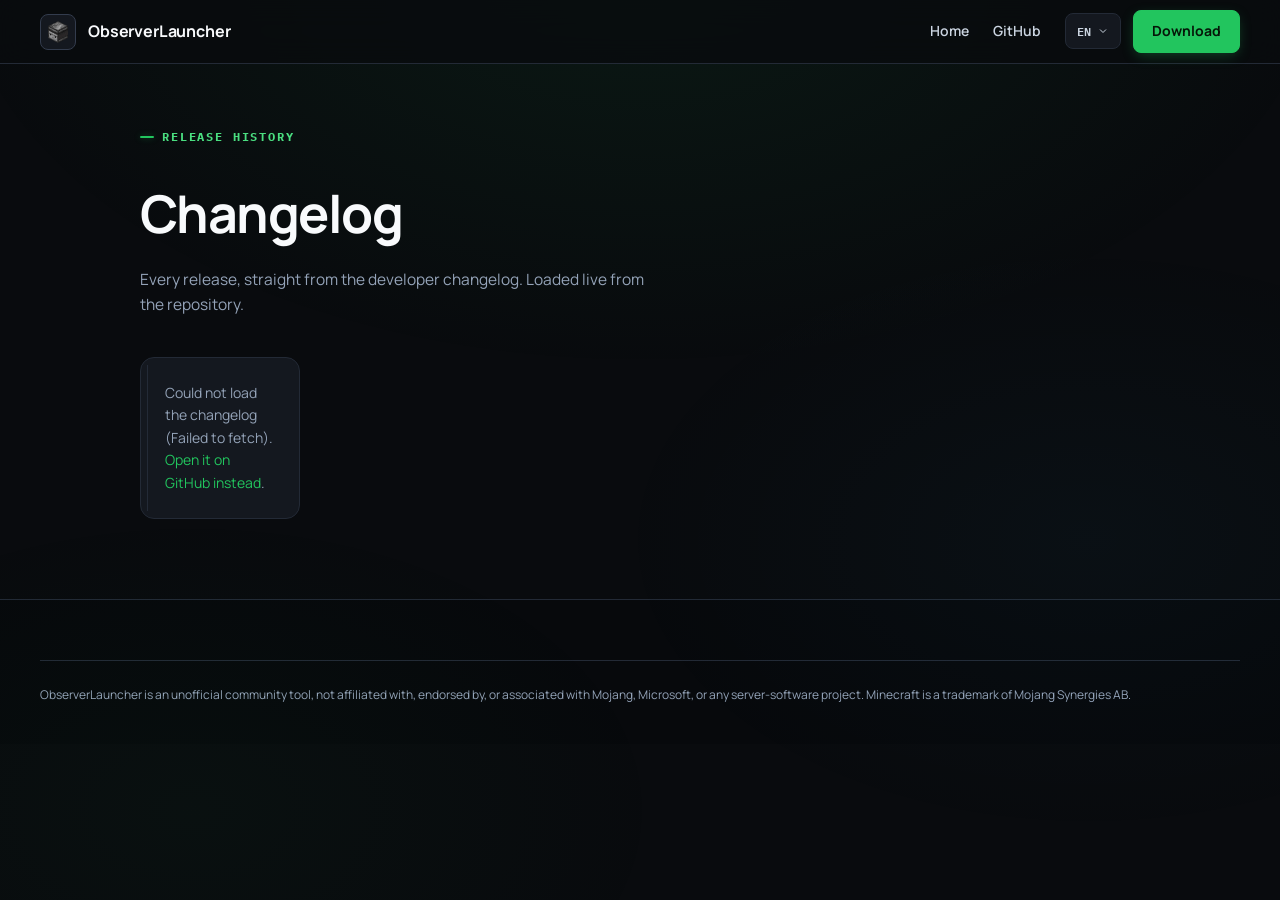
<file: changelog.html>
<!DOCTYPE html>
<html lang="en">
<head>
<meta charset="UTF-8">
<meta name="viewport" content="width=device-width, initial-scale=1.0">
<title>Changelog — ObserverLauncher</title>
<meta name="description" content="Release history for ObserverLauncher, straight from the developer changelog.">
<link rel="preconnect" href="https://fonts.googleapis.com">
<link rel="preconnect" href="https://fonts.gstatic.com" crossorigin>
<link href="https://fonts.googleapis.com/css2?family=Manrope:wght@400;500;600;700;800&family=IBM+Plex+Mono:wght@400;500;600;700&display=swap" rel="stylesheet" media="print" onload="this.media='all'">
<noscript><link rel="stylesheet" href="https://fonts.googleapis.com/css2?family=Manrope:wght@400;500;600;700;800&family=IBM+Plex+Mono:wght@400;500;600;700&display=swap"></noscript>
<link rel="stylesheet" href="./css/site.css">
<link rel="stylesheet" href="./css/changelog.css">
</head>
<body>

<header class="site-head sub-head">
  <a class="brand" href="./index.html">
    <span class="brand-mark" aria-hidden="true"><img src="./assets/shots/icon.png" alt=""></span>
    <span class="brand-text"><b>ObserverLauncher</b></span>
  </a>
  <nav class="site-nav" aria-label="Sections">
    <a href="./index.html" data-i18n="nav.back">Home</a>
    <a href="https://github.com/Kag4286/ObserverLauncher" target="_blank" rel="noopener">GitHub</a>
  </nav>
  <div class="head-actions">
    <div class="lang" id="lang">
      <button class="lang-btn" id="langBtn" aria-haspopup="listbox" aria-expanded="false">
        <span id="langCurrent">EN</span>
        <svg viewBox="0 0 24 24" width="12" height="12" fill="none" stroke="currentColor" stroke-width="2"><path d="M6 9l6 6 6-6"/></svg>
      </button>
      <ul class="lang-menu" id="langMenu" role="listbox" hidden></ul>
    </div>
    <a class="btn primary" href="https://github.com/Kag4286/ObserverLauncher/releases/latest" target="_blank" rel="noopener" data-i18n="cta.download">Download</a>
  </div>
</header>

<main class="cl-main">
  <div class="cl-head">
    <p class="eyebrow"><span class="eyebrow-tick"></span><span data-i18n="cl.eyebrow">RELEASE HISTORY</span></p>
    <h1 data-i18n="cl.title">Changelog</h1>
    <p class="cl-sub" data-i18n="cl.sub">Every release, straight from the developer changelog. Loaded live from the repository.</p>
  </div>
  <div class="cl-wrap">
    <aside class="cl-side" hidden>
      <p class="cl-side-label" data-i18n="cl.versions">VERSIONS</p>
      <div class="cl-index" id="clIndex"></div>
    </aside>
    <div class="cl-body" id="clBody"></div>
  </div>
</main>

<footer class="site-foot">
  <div class="foot-legal">
    <p data-i18n="foot.disclaimer">ObserverLauncher is an unofficial tool, not affiliated with, endorsed by, or associated with Mojang, Microsoft, or any server-software project. Minecraft is a trademark of Mojang Synergies AB.</p>
  </div>
</footer>

<script src="./js/i18n.js"></script>
<script src="./js/changelog.js"></script>
</body>
</html>
</file>
<file: css/site.css>
/* site.css — Modern, clean, human-centered design for ObserverLauncher */

:root {
  --bg: #090B0E;
  --bg-subtle: #0F1217;
  --panel: #14181F;
  --panel-raised: #1A202A;
  --panel-hover: #222936;
  --border: #232A36;
  --border-strong: #333C4D;
  --border-focus: #445168;

  --text: #F8FAFC;
  --text-muted: #CBD5E1;
  --text-dim: #94A3B8;

  --accent: #22C55E;
  --accent-light: #4ADE80;
  --accent-dim: #16A34A;
  --accent-glow: rgba(34, 197, 94, 0.35);
  --accent-subtle: rgba(34, 197, 94, 0.1);
  --accent-ink: #051608;

  --danger: #F43F5E;
  --warning: #F59E0B;
  --info: #38BDF8;

  --font-ui: 'Manrope', Inter, system-ui, -apple-system, sans-serif;
  --font-mono: 'IBM Plex Mono', 'JetBrains Mono', ui-monospace, monospace;

  --r-sm: 8px;
  --r: 14px;
  --r-lg: 20px;
  --r-full: 9999px;

  --maxw: 1200px;
  --dur-fast: 150ms;
  --dur-mid: 250ms;
  --dur-slow: 400ms;
  --ease: cubic-bezier(0.16, 1, 0.3, 1);
}

*, *::before, *::after {
  box-sizing: border-box;
  overflow-anchor: none;
}
html {
  scroll-behavior: smooth;
  scroll-padding-top: 84px;
}
@media (prefers-reduced-motion: reduce) {
  html { scroll-behavior: auto; }
}

body {
  margin: 0;
  background: var(--bg);
  color: var(--text);
  font-family: var(--font-ui);
  font-size: 16px;
  line-height: 1.6;
  -webkit-font-smoothing: antialiased;
  overflow-x: hidden;
  position: relative;
}

h1, h2, h3, h4 {
  text-wrap: balance;
}
p {
  text-wrap: pretty;
}

/* Subtle ambient backdrop */
body::before {
  content: '';
  position: fixed;
  inset: 0;
  pointer-events: none;
  z-index: 0;
  background:
    radial-gradient(1000px 600px at 50% -50px, rgba(34, 197, 94, 0.08), transparent 70%),
    radial-gradient(800px 500px at 85% 60%, rgba(56, 189, 248, 0.03), transparent 60%),
    radial-gradient(800px 500px at 15% 90%, rgba(34, 197, 94, 0.03), transparent 60%);
}

/* Subtle mouse spotlight */
body::after {
  content: '';
  position: fixed;
  inset: 0;
  pointer-events: none;
  z-index: 0;
  opacity: 0;
  transition: opacity 0.3s;
  background: radial-gradient(460px 460px at var(--mx, 50%) var(--my, 30%), rgba(34, 197, 94, 0.04), transparent 60%);
}
body.spotlight::after { opacity: 1; }

a { color: inherit; text-decoration: none; }
h1, h2, h3, h4, p, ul, ol, figure { margin: 0; }
ul, ol { padding: 0; list-style: none; }
b, strong { font-weight: 700; }
::selection { background: var(--accent); color: var(--accent-ink); }
:focus-visible { outline: 2px solid var(--accent); outline-offset: 3px; border-radius: var(--r-sm); }

/* Scroll progress */
.progress {
  position: fixed;
  top: 0;
  left: 0;
  right: 0;
  height: 2px;
  z-index: 100;
  pointer-events: none;
}
.progress i {
  display: block;
  height: 100%;
  width: 0;
  background: linear-gradient(90deg, var(--accent-dim), var(--accent-light));
  box-shadow: 0 0 10px var(--accent-glow);
}

/* Eyebrows */
.eyebrow {
  display: inline-flex;
  align-items: center;
  gap: 8px;
  font-family: var(--font-mono);
  font-size: 11.5px;
  font-weight: 700;
  letter-spacing: 0.16em;
  color: var(--accent-light);
  text-transform: uppercase;
  margin-bottom: 12px;
}
.eyebrow-tick {
  width: 14px;
  height: 2px;
  background: var(--accent);
  box-shadow: 0 0 6px var(--accent-glow);
  border-radius: 1px;
}

/* Section bands */
.band {
  max-width: var(--maxw);
  margin: 0 auto;
  padding: 100px clamp(16px, 4vw, 40px);
  position: relative;
  z-index: 1;
}
.band-head {
  margin-bottom: 50px;
}
.band-head.text-center {
  text-align: center;
}
.band-head h2 {
  font-size: clamp(28px, 4vw, 44px);
  line-height: 1.15;
  letter-spacing: -0.025em;
  font-weight: 800;
  color: var(--text);
  margin-bottom: 14px;
}
.band-sub {
  font-size: clamp(16px, 1.8vw, 18px);
  color: var(--text-muted);
  max-width: 680px;
  margin: 0 auto;
  line-height: 1.6;
}

/* ============ HEADER ============ */
.site-head {
  position: fixed;
  top: 0;
  left: 0;
  right: 0;
  height: 64px;
  z-index: 50;
  display: flex;
  align-items: center;
  padding: 0 clamp(16px, 4vw, 40px);
  background: rgba(9, 11, 14, 0.82);
  backdrop-filter: blur(14px);
  border-bottom: 1px solid var(--border);
}
.brand {
  display: flex;
  align-items: center;
  gap: 12px;
  flex-shrink: 0;
}
.brand-mark {
  width: 36px;
  height: 36px;
  display: grid;
  place-items: center;
  border: 1px solid var(--border-strong);
  border-radius: var(--r-sm);
  background: var(--panel);
}
.brand-mark img {
  width: 24px;
  height: 24px;
  display: block;
}
.brand-text {
  display: flex;
  align-items: center;
  gap: 8px;
}
.brand-text b {
  font-size: 16px;
  letter-spacing: -0.01em;
  color: var(--text);
}
.brand-version {
  font-family: var(--font-mono);
  font-size: 11px;
  font-weight: 700;
  color: var(--accent);
  background: var(--accent-subtle);
  border: 1px solid rgba(34, 197, 94, 0.25);
  padding: 2px 7px;
  border-radius: var(--r-full);
}

.site-nav {
  display: flex;
  align-items: center;
  gap: 24px;
  margin-left: auto;
  margin-right: 24px;
}
.site-nav a {
  font-size: 14px;
  font-weight: 600;
  color: var(--text-muted);
  transition: color var(--dur-fast);
  position: relative;
  padding: 4px 0;
}
.site-nav a:hover {
  color: var(--text);
}
.site-nav a::after {
  content: '';
  position: absolute;
  left: 0;
  right: 100%;
  bottom: 0;
  height: 2px;
  background: var(--accent);
  transition: right var(--dur-mid) var(--ease);
}
.site-nav a:hover::after {
  right: 0;
}

.head-actions {
  display: flex;
  align-items: center;
  gap: 12px;
  flex-shrink: 0;
}

/* Language selector */
.lang { position: relative; }
.lang-btn {
  display: flex;
  align-items: center;
  gap: 6px;
  background: var(--panel);
  border: 1px solid var(--border);
  color: var(--text-muted);
  font-family: var(--font-mono);
  font-size: 12px;
  font-weight: 600;
  padding: 7px 11px;
  border-radius: var(--r-sm);
  cursor: pointer;
  transition: all var(--dur-fast);
}
.lang-btn:hover {
  border-color: var(--border-strong);
  color: var(--text);
}
.lang-menu {
  position: absolute;
  top: calc(100% + 8px);
  right: 0;
  min-width: 180px;
  background: var(--panel-raised);
  border: 1px solid var(--border-strong);
  border-radius: var(--r);
  padding: 6px;
  box-shadow: 0 16px 36px -10px rgba(0,0,0,0.7);
  z-index: 60;
}
.lang-menu li {
  display: flex;
  justify-content: space-between;
  align-items: center;
  padding: 8px 12px;
  border-radius: var(--r-sm);
  font-size: 13.5px;
  color: var(--text-muted);
  cursor: pointer;
  transition: all var(--dur-fast);
}
.lang-menu li:hover {
  background: var(--panel-hover);
  color: var(--text);
}
.lang-menu li[aria-selected="true"] {
  color: var(--accent-light);
  font-weight: 700;
}
.lang-menu li span {
  font-family: var(--font-mono);
  font-size: 11px;
  color: var(--text-dim);
}

/* Mobile nav */
.nav-toggle {
  display: none;
  width: 38px;
  height: 36px;
  flex-direction: column;
  justify-content: center;
  align-items: center;
  gap: 5px;
  background: var(--panel);
  border: 1px solid var(--border);
  border-radius: var(--r-sm);
  cursor: pointer;
  padding: 0;
}
.nav-toggle span {
  display: block;
  width: 18px;
  height: 2px;
  background: var(--text-muted);
  border-radius: 2px;
  transition: transform var(--dur-mid) var(--ease), opacity var(--dur-mid);
}
.nav-toggle[aria-expanded="true"] span:nth-child(1) { transform: translateY(7px) rotate(45deg); }
.nav-toggle[aria-expanded="true"] span:nth-child(2) { opacity: 0; }
.nav-toggle[aria-expanded="true"] span:nth-child(3) { transform: translateY(-7px) rotate(-45deg); }

.mobile-menu {
  position: fixed;
  top: 64px;
  left: 0;
  right: 0;
  background: rgba(14, 18, 24, 0.98);
  backdrop-filter: blur(16px);
  border-bottom: 1px solid var(--border);
  padding: 12px 20px 24px;
  display: flex;
  flex-direction: column;
  gap: 4px;
  z-index: 49;
  transform: translateY(-10px);
  opacity: 0;
  transition: all var(--dur-mid) var(--ease);
}
.mobile-menu.open {
  transform: none;
  opacity: 1;
}
.mobile-menu a {
  padding: 12px 8px;
  font-size: 16px;
  font-weight: 600;
  color: var(--text-muted);
  border-bottom: 1px solid var(--border);
}
.mobile-menu a:last-child { border-bottom: none; }
.mobile-menu a:hover { color: var(--accent); }

@media (max-width: 960px) {
  .site-nav { display: none; }
  .nav-toggle { display: flex; }
}
@media (max-width: 640px) {
  .site-head {
    padding: 0 16px;
  }
  .brand {
    gap: 8px;
  }
  .brand-version {
    display: none;
  }
  #dlTop {
    display: none;
  }
  .head-actions {
    gap: 8px;
  }
  .lang-btn {
    padding: 6px 9px;
    font-size: 11.5px;
  }
}

/* ============ BUTTONS ============ */
.btn {
  display: inline-flex;
  align-items: center;
  justify-content: center;
  gap: 8px;
  font-family: var(--font-ui);
  font-size: 14px;
  font-weight: 700;
  padding: 9px 18px;
  border-radius: var(--r-sm);
  border: 1px solid var(--border-strong);
  background: var(--panel);
  color: var(--text);
  cursor: pointer;
  transition: all var(--dur-fast);
  white-space: nowrap;
}
.btn:hover {
  background: var(--panel-hover);
  border-color: var(--border-focus);
}
.btn:active {
  transform: scale(0.98);
}
.btn.primary {
  background: var(--accent);
  border-color: var(--accent);
  color: var(--accent-ink);
  box-shadow: 0 4px 14px -3px var(--accent-glow);
}
.btn.primary:hover {
  background: var(--accent-light);
  border-color: var(--accent-light);
  box-shadow: 0 6px 20px -2px var(--accent-glow);
}
.btn.ghost {
  background: transparent;
  border-color: var(--border-strong);
}
.btn.ghost:hover {
  background: var(--panel);
  border-color: var(--border-focus);
}
.btn.lg {
  padding: 13px 26px;
  font-size: 15.5px;
  border-radius: var(--r);
}

/* ============ HERO SECTION ============ */
.hero {
  max-width: var(--maxw);
  margin: 0 auto;
  padding: 130px clamp(16px, 4vw, 40px) 70px;
  display: flex;
  flex-direction: column;
  align-items: center;
  text-align: center;
  position: relative;
  z-index: 1;
}
.hero-inner {
  max-width: 860px;
  display: flex;
  flex-direction: column;
  align-items: center;
}
.hero-badge {
  display: inline-flex;
  align-items: center;
  gap: 8px;
  font-family: var(--font-mono);
  font-size: 12px;
  font-weight: 700;
  color: var(--accent-light);
  background: var(--accent-subtle);
  border: 1px solid rgba(34, 197, 94, 0.3);
  padding: 6px 14px;
  border-radius: var(--r-full);
  margin-bottom: 24px;
}
.badge-dot {
  width: 7px;
  height: 7px;
  border-radius: 50%;
  background: var(--accent);
  box-shadow: 0 0 8px var(--accent);
  animation: pulseDot 2s infinite;
}
@keyframes pulseDot {
  0%, 100% { opacity: 1; transform: scale(1); }
  50% { opacity: 0.4; transform: scale(0.85); }
}

.hero h1 {
  font-size: clamp(28px, 5.5vw, 64px);
  line-height: 1.12;
  letter-spacing: -0.035em;
  font-weight: 800;
  color: var(--text);
  margin-bottom: 20px;
  text-wrap: balance;
}
.hero-lead {
  font-size: clamp(15.5px, 2vw, 19px);
  line-height: 1.6;
  color: var(--text-muted);
  max-width: 720px;
  margin-bottom: 32px;
  text-wrap: pretty;
}
.hero-cta {
  display: flex;
  flex-wrap: wrap;
  gap: 14px;
  justify-content: center;
  margin-bottom: 32px;
}
.hero-facts {
  display: flex;
  flex-wrap: wrap;
  gap: 10px;
  justify-content: center;
}
.hero-facts li {
  font-family: var(--font-mono);
  font-size: 11.5px;
  font-weight: 600;
  color: var(--text-dim);
  background: var(--bg-subtle);
  border: 1px solid var(--border);
  padding: 5px 14px;
  border-radius: var(--r-full);
}

@media (max-width: 640px) {
  .hero {
    padding: 96px 16px 40px;
  }
  .hero h1 {
    font-size: clamp(25px, 6.8vw, 34px);
    line-height: 1.18;
    margin-bottom: 14px;
  }
  .hero h1 br {
    display: none;
  }
  .hero-lead {
    font-size: 15px;
    line-height: 1.55;
    margin-bottom: 24px;
    padding: 0 4px;
  }
  .hero-cta {
    flex-direction: column;
    width: 100%;
    max-width: 320px;
    gap: 10px;
    margin-bottom: 24px;
  }
  .hero-cta .btn {
    width: 100%;
    padding: 12px 20px;
  }
  .hero-facts {
    display: grid;
    grid-template-columns: 1fr 1fr;
    gap: 8px;
    width: 100%;
    max-width: 360px;
    margin: 0 auto;
  }
  .hero-facts li {
    font-size: 11px;
    padding: 7px 6px;
    text-align: center;
    border-radius: var(--r-sm);
    display: flex;
    align-items: center;
    justify-content: center;
  }
  .hero-window {
    margin-top: 32px;
  }
}

/* Hero Desktop Window Mockup */
.hero-window {
  margin-top: 50px;
  width: 100%;
  max-width: 1080px;
  perspective: 1400px;
}
.window-frame {
  background: var(--panel);
  border: 1px solid var(--border-strong);
  border-radius: var(--r-lg);
  overflow: hidden;
  box-shadow:
    0 30px 80px -20px rgba(0, 0, 0, 0.9),
    0 0 70px -30px var(--accent-glow);
  transition: transform var(--dur-mid) var(--ease);
}
.window-bar {
  display: flex;
  align-items: center;
  justify-content: space-between;
  padding: 12px 18px;
  background: #11141A;
  border-bottom: 1px solid var(--border);
}
.window-dots {
  display: flex;
  gap: 7px;
}
.window-dots .dot {
  width: 11px;
  height: 11px;
  border-radius: 50%;
}
.window-dots .dot.close { background: #FF5F56; }
.window-dots .dot.min { background: #FFBD2E; }
.window-dots .dot.max { background: #27C93F; }

.window-title {
  font-family: var(--font-mono);
  font-size: 12px;
  color: var(--text-dim);
  font-weight: 600;
}
.window-live {
  display: inline-flex;
  align-items: center;
  gap: 6px;
  font-family: var(--font-mono);
  font-size: 11px;
  font-weight: 700;
  color: var(--accent);
}
.window-live .live-dot {
  width: 6px;
  height: 6px;
  border-radius: 50%;
  background: var(--accent);
  box-shadow: 0 0 6px var(--accent);
}

.window-content {
  position: relative;
  background: #0D1015;
}
.window-content img {
  display: block;
  width: 100%;
  height: auto;
}
.window-overlay-pill {
  position: absolute;
  bottom: 20px;
  left: 50%;
  transform: translateX(-50%);
  display: flex;
  gap: 10px;
  background: rgba(14, 18, 24, 0.88);
  backdrop-filter: blur(12px);
  border: 1px solid var(--border-strong);
  padding: 8px 16px;
  border-radius: var(--r-full);
  box-shadow: 0 10px 25px rgba(0,0,0,0.5);
}
.metric-pill {
  font-family: var(--font-mono);
  font-size: 12px;
  color: var(--text-muted);
}
.metric-pill b {
  color: var(--accent-light);
  margin-right: 4px;
}
@media (max-width: 680px) {
  .window-overlay-pill { display: none; }
}

/* ============ WHY SECTION (4 PAIN POINTS) ============ */
.why-grid-v2 {
  display: grid;
  grid-template-columns: repeat(2, 1fr);
  gap: 24px;
}
@media (max-width: 768px) {
  .why-grid-v2 { grid-template-columns: 1fr; }
}

.pain-card {
  background: var(--panel);
  border: 1px solid var(--border);
  border-radius: var(--r-lg);
  padding: 32px 28px;
  position: relative;
  transition: all var(--dur-mid) var(--ease);
}
.pain-card:hover {
  background: var(--panel-raised);
  border-color: var(--border-strong);
  transform: translateY(-3px);
  box-shadow: 0 16px 36px -12px rgba(0,0,0,0.5);
}
.card-icon {
  width: 48px;
  height: 48px;
  display: grid;
  place-items: center;
  border-radius: var(--r);
  background: var(--accent-subtle);
  border: 1px solid rgba(34, 197, 94, 0.25);
  color: var(--accent-light);
  margin-bottom: 20px;
}
.card-tag {
  display: inline-block;
  font-family: var(--font-mono);
  font-size: 11px;
  font-weight: 700;
  text-transform: uppercase;
  color: var(--accent);
  letter-spacing: 0.08em;
  margin-bottom: 8px;
}
.pain-card h3 {
  font-size: 21px;
  font-weight: 700;
  letter-spacing: -0.015em;
  color: var(--text);
  margin-bottom: 12px;
}
.pain-card p {
  font-size: 15px;
  line-height: 1.6;
  color: var(--text-muted);
}

/* ============ INTERACTIVE SHOWCASE ============ */
.showcase-band {
  overflow-anchor: none;
}
.showcase-tabs {
  display: flex;
  flex-wrap: wrap;
  gap: 10px;
  justify-content: center;
  margin-bottom: 36px;
}
@media (max-width: 680px) {
  .showcase-tabs {
    display: grid;
    grid-template-columns: 1fr 1fr;
    gap: 8px;
    margin-bottom: 20px;
    width: 100%;
  }
  .showcase-tab {
    padding: 10px 8px;
    font-size: 12.5px;
    font-weight: 700;
    justify-content: center;
    text-align: center;
    border-radius: var(--r-sm);
    gap: 6px;
  }
  .showcase-tab svg {
    width: 15px;
    height: 15px;
    flex-shrink: 0;
  }
  .showcase-tab span {
    white-space: nowrap;
    overflow: hidden;
    text-overflow: ellipsis;
  }
}

.showcase-content {
  position: relative;
  display: grid;
  grid-template-areas: "panel";
  min-height: 480px;
  overflow-anchor: none;
}
.showcase-tab {
  display: inline-flex;
  align-items: center;
  gap: 8px;
  background: var(--panel);
  border: 1px solid var(--border);
  color: var(--text-muted);
  font-family: var(--font-ui);
  font-size: 14px;
  font-weight: 700;
  padding: 10px 20px;
  border-radius: var(--r-full);
  cursor: pointer;
  transition: all var(--dur-fast);
  -webkit-tap-highlight-color: transparent;
}
.showcase-tab:hover {
  background: var(--panel-hover);
  color: var(--text);
  border-color: var(--border-strong);
}
.showcase-tab.active {
  background: var(--accent);
  color: var(--accent-ink);
  border-color: var(--accent);
  box-shadow: 0 4px 16px -4px var(--accent-glow);
}
.showcase-tab svg {
  flex-shrink: 0;
}

.showcase-panel {
  grid-area: panel;
  background: var(--panel);
  border: 1px solid var(--border-strong);
  border-radius: var(--r-lg);
  padding: clamp(20px, 4vw, 44px);
  box-shadow: 0 24px 60px -20px rgba(0,0,0,0.6);
  opacity: 0;
  visibility: hidden;
  pointer-events: none;
  transform: translateY(6px);
  transition: opacity 200ms ease, transform 200ms ease, visibility 200ms;
}
.showcase-panel.active {
  opacity: 1;
  visibility: visible;
  pointer-events: auto;
  transform: none;
  position: relative;
  z-index: 2;
}
.showcase-panel[hidden] {
  display: none;
}

.panel-layout {
  display: grid;
  grid-template-columns: minmax(0, 1fr) minmax(0, 1.4fr);
  gap: 40px;
  align-items: center;
}
@media (max-width: 900px) {
  .panel-layout {
    display: flex;
    flex-direction: column;
    gap: 16px;
  }
  .panel-visual {
    order: -1;
    width: 100%;
  }
}
@media (max-width: 680px) {
  .showcase-panel {
    padding: 18px 16px;
    border-radius: var(--r);
  }
}

.panel-copy .panel-tag {
  display: inline-block;
  font-family: var(--font-mono);
  font-size: 11px;
  font-weight: 700;
  text-transform: uppercase;
  color: var(--accent);
  letter-spacing: 0.12em;
  margin-bottom: 8px;
}
.panel-copy h3 {
  font-size: clamp(20px, 2.5vw, 30px);
  font-weight: 800;
  letter-spacing: -0.02em;
  line-height: 1.25;
  color: var(--text);
  margin-bottom: 14px;
  text-wrap: balance;
}
.panel-copy p {
  font-size: 15px;
  line-height: 1.65;
  color: var(--text-muted);
  margin-bottom: 20px;
  text-wrap: pretty;
}
.panel-bullets {
  display: flex;
  flex-direction: column;
  gap: 10px;
}
.panel-bullets li {
  position: relative;
  padding-left: 22px;
  font-size: 14px;
  color: var(--text-muted);
  line-height: 1.5;
}
.panel-bullets li::before {
  content: '✓';
  position: absolute;
  left: 0;
  top: 0;
  color: var(--accent-light);
  font-weight: 800;
}

.panel-visual {
  border: 1px solid var(--border);
  border-radius: var(--r);
  overflow: hidden;
  background: #0c0f13;
  aspect-ratio: 16 / 9;
}
.dual-visual {
  aspect-ratio: auto;
}
.panel-visual img {
  display: block;
  width: 100%;
  height: auto;
  border-radius: calc(var(--r) - 1px);
}
.dual-visual {
  display: grid;
  grid-template-columns: 1.1fr 0.9fr;
  gap: 8px;
  background: transparent;
  border: none;
}
.dual-visual img {
  border: 1px solid var(--border);
  border-radius: var(--r);
}
@media (max-width: 600px) {
  .dual-visual { grid-template-columns: 1fr; }
}

/* ============ SOFTWARE ECOSYSTEM ============ */
.soft-grid-v2 {
  display: grid;
  grid-template-columns: repeat(4, 1fr);
  gap: 18px;
}
@media (max-width: 1000px) {
  .soft-grid-v2 { grid-template-columns: repeat(2, 1fr); }
}
@media (max-width: 540px) {
  .soft-grid-v2 { grid-template-columns: 1fr; }
}

.soft-item {
  background: var(--panel);
  border: 1px solid var(--border);
  border-radius: var(--r);
  padding: 22px 20px;
  transition: all var(--dur-fast);
}
.soft-item:hover {
  border-color: var(--border-strong);
  background: var(--panel-raised);
  transform: translateY(-2px);
}
.soft-head {
  display: flex;
  align-items: center;
  justify-content: space-between;
  margin-bottom: 10px;
}
.soft-head b {
  font-size: 18px;
  color: var(--text);
}
.soft-head span {
  font-family: var(--font-mono);
  font-size: 10.5px;
  font-weight: 700;
  padding: 3px 8px;
  border-radius: var(--r-full);
  text-transform: uppercase;
}
.tag-rec { background: rgba(34, 197, 94, 0.15); color: var(--accent-light); border: 1px solid rgba(34, 197, 94, 0.3); }
.tag-mod { background: rgba(168, 85, 247, 0.15); color: #C084FC; border: 1px solid rgba(168, 85, 247, 0.3); }
.tag-perf { background: rgba(245, 158, 11, 0.15); color: #FBBF24; border: 1px solid rgba(245, 158, 11, 0.3); }
.tag-multithread { background: rgba(236, 72, 153, 0.15); color: #F472B6; border: 1px solid rgba(236, 72, 153, 0.3); }
.tag-vanilla { background: rgba(148, 163, 184, 0.15); color: #CBD5E1; border: 1px solid rgba(148, 163, 184, 0.3); }
.tag-proxy { background: rgba(56, 189, 248, 0.15); color: #7DD3FC; border: 1px solid rgba(56, 189, 248, 0.3); }

.soft-item p {
  font-size: 13.5px;
  color: var(--text-dim);
  line-height: 1.5;
}

/* ============ FULL FEATURE SPECTRUM ============ */
.feat-spectrum-band {
  border-top: 1px solid var(--border);
}
.feat-grid-v3 {
  display: grid;
  grid-template-columns: repeat(4, 1fr);
  gap: 20px;
}
@media (max-width: 1100px) {
  .feat-grid-v3 { grid-template-columns: repeat(2, 1fr); }
}
@media (max-width: 600px) {
  .feat-grid-v3 { grid-template-columns: 1fr; }
}
.feat-card-v3 {
  background: var(--panel);
  border: 1px solid var(--border);
  border-radius: var(--r);
  padding: 24px 20px;
  transition: all var(--dur-mid) var(--ease);
}
.feat-card-v3:hover {
  background: var(--panel-raised);
  border-color: var(--border-strong);
  transform: translateY(-2px);
}
.fc-icon {
  width: 42px;
  height: 42px;
  display: grid;
  place-items: center;
  border-radius: var(--r-sm);
  background: var(--accent-subtle);
  border: 1px solid rgba(34, 197, 94, 0.2);
  color: var(--accent-light);
  margin-bottom: 16px;
}
.feat-card-v3 h3 {
  font-size: 17px;
  font-weight: 700;
  color: var(--text);
  margin-bottom: 10px;
  line-height: 1.3;
}
.feat-card-v3 p {
  font-size: 14px;
  color: var(--text-dim);
  line-height: 1.55;
}

/* ============ MAJOR FEATURE: MCP ============ */
.mcp-showcase-band {
  background: linear-gradient(180deg, rgba(34, 197, 94, 0.03) 0%, transparent 100%);
  border-top: 1px solid var(--border);
  border-bottom: 1px solid var(--border);
}
.mcp-badge {
  display: inline-flex;
  align-items: center;
  gap: 8px;
  font-family: var(--font-mono);
  font-size: 11px;
  font-weight: 700;
  letter-spacing: 0.14em;
  color: var(--accent-light);
  background: var(--accent-subtle);
  border: 1px solid rgba(34, 197, 94, 0.3);
  padding: 5px 12px;
  border-radius: var(--r-full);
  margin-bottom: 16px;
}
.mcp-grid {
  display: grid;
  grid-template-columns: repeat(2, 1fr);
  gap: 24px;
  margin-bottom: 40px;
}
@media (max-width: 800px) {
  .mcp-grid { grid-template-columns: 1fr; }
}
.mcp-card {
  background: var(--panel);
  border: 1px solid var(--border-strong);
  border-radius: var(--r-lg);
  padding: 30px 26px;
  transition: all var(--dur-mid) var(--ease);
}
.mcp-card:hover {
  background: var(--panel-raised);
  border-color: var(--accent-dim);
  box-shadow: 0 16px 36px -12px rgba(0, 0, 0, 0.6);
  transform: translateY(-3px);
}
.mcp-card-icon {
  width: 48px;
  height: 48px;
  display: grid;
  place-items: center;
  border-radius: var(--r);
  background: rgba(34, 197, 94, 0.12);
  border: 1px solid rgba(34, 197, 94, 0.3);
  color: var(--accent-light);
  margin-bottom: 18px;
}
.mcp-tag {
  display: inline-block;
  font-family: var(--font-mono);
  font-size: 11px;
  font-weight: 700;
  text-transform: uppercase;
  color: var(--accent);
  letter-spacing: 0.08em;
  margin-bottom: 8px;
}
.mcp-card h3 {
  font-size: 20px;
  font-weight: 700;
  color: var(--text);
  margin-bottom: 12px;
}
.mcp-card p {
  font-size: 14.5px;
  color: var(--text-muted);
  line-height: 1.6;
}

.mcp-config-box {
  background: #0B0E13;
  border: 1px solid var(--border-strong);
  border-radius: var(--r);
  overflow: hidden;
}
.mcp-config-header {
  display: flex;
  justify-content: space-between;
  align-items: center;
  padding: 12px 18px;
  background: #11151C;
  border-bottom: 1px solid var(--border);
}
@media (max-width: 680px) {
  .mcp-card {
    padding: 22px 18px;
  }
  .mcp-config-header {
    flex-direction: column;
    align-items: flex-start;
    gap: 6px;
    padding: 12px 14px;
  }
  .mcp-cfg-label {
    font-size: 11.5px;
  }
  .mcp-cfg-hint {
    font-size: 10.5px;
  }
  .mcp-config-box pre {
    padding: 14px;
    font-size: 12px;
  }
}
.mcp-cfg-label {
  display: flex;
  align-items: center;
  gap: 8px;
  font-family: var(--font-mono);
  font-size: 12px;
  color: var(--accent-light);
  font-weight: 600;
}
.mcp-cfg-hint {
  font-family: var(--font-mono);
  font-size: 11px;
  color: var(--text-dim);
}
.mcp-config-box pre {
  margin: 0;
  padding: 20px;
  font-family: var(--font-mono);
  font-size: 13.5px;
  line-height: 1.6;
  color: #E2E8F0;
  overflow-x: auto;
  -webkit-overflow-scrolling: touch;
}

/* ============ TRUST & FAQ ============ */
.trust-grid {
  display: grid;
  grid-template-columns: repeat(4, 1fr);
  gap: 16px;
  margin-bottom: 50px;
}
@media (max-width: 960px) {
  .trust-grid { grid-template-columns: repeat(2, 1fr); }
}
@media (max-width: 540px) {
  .trust-grid { grid-template-columns: 1fr; }
}

.trust-card {
  background: var(--panel);
  border: 1px solid var(--border);
  border-radius: var(--r);
  padding: 22px 18px;
  text-align: center;
}
.trust-svg-icon {
  width: 44px;
  height: 44px;
  display: grid;
  place-items: center;
  border-radius: var(--r-sm);
  background: var(--bg-subtle);
  border: 1px solid var(--border);
  color: var(--accent-light);
  margin: 0 auto 12px;
}
.trust-card b {
  display: block;
  font-size: 15.5px;
  color: var(--text);
  margin-bottom: 6px;
}
.trust-card p {
  font-size: 13.5px;
  color: var(--text-dim);
  line-height: 1.5;
}

.faq-accordion {
  max-width: 820px;
  margin: 0 auto;
  display: flex;
  flex-direction: column;
  gap: 14px;
}
.faq-item {
  background: var(--panel);
  border: 1px solid var(--border);
  border-radius: var(--r);
  overflow: hidden;
  transition: border-color var(--dur-fast);
}
.faq-item[open] {
  border-color: var(--border-strong);
}
.faq-item summary {
  padding: 20px 24px;
  font-size: 16.5px;
  font-weight: 700;
  color: var(--text);
  cursor: pointer;
  display: flex;
  justify-content: space-between;
  align-items: center;
  user-select: none;
}
.faq-item summary::-webkit-details-marker { display: none; }
.faq-item summary .chevron {
  transition: transform var(--dur-fast);
  color: var(--accent);
  flex-shrink: 0;
  margin-left: 12px;
}
.faq-item[open] summary .chevron {
  transform: rotate(180deg);
}
.faq-answer {
  padding: 0 24px 22px;
}
.faq-answer p {
  font-size: 15px;
  line-height: 1.65;
  color: var(--text-muted);
}

/* ============ DOWNLOAD SECTION ============ */
.download-band {
  background: linear-gradient(180deg, transparent 0%, rgba(34, 197, 94, 0.04) 100%);
  border-top: 1px solid var(--border);
}
.dl-container {
  max-width: 900px;
  margin: 0 auto;
}

.dl-cards {
  display: grid;
  grid-template-columns: repeat(2, 1fr);
  gap: 24px;
  margin-bottom: 28px;
}
@media (max-width: 720px) {
  .dl-cards { grid-template-columns: 1fr; }
}

.dl-card {
  position: relative;
  background: var(--panel);
  border: 2px solid var(--border);
  border-radius: var(--r-lg);
  padding: 32px 28px;
  display: flex;
  flex-direction: column;
  align-items: center;
  text-align: center;
  transition: all var(--dur-mid) var(--ease);
}
.dl-card:hover {
  border-color: var(--accent);
  background: var(--panel-raised);
  transform: translateY(-4px);
  box-shadow: 0 20px 40px -15px var(--accent-glow);
}
.dl-badge-os {
  position: absolute;
  top: -12px;
  background: var(--accent);
  color: var(--accent-ink);
  font-family: var(--font-mono);
  font-size: 10.5px;
  font-weight: 700;
  padding: 3px 12px;
  border-radius: var(--r-full);
  text-transform: uppercase;
  letter-spacing: 0.06em;
}

.dl-icon {
  width: 64px;
  height: 64px;
  display: grid;
  place-items: center;
  border-radius: var(--r);
  background: var(--bg-subtle);
  border: 1px solid var(--border);
  color: var(--text);
  margin-bottom: 18px;
}
.dl-icon.win svg { color: #00ADEF; }
.dl-icon.linux svg { color: #FCC624; }

.dl-info h3 {
  font-size: 21px;
  font-weight: 800;
  color: var(--text);
  margin-bottom: 6px;
}
.dl-filename {
  display: block;
  font-family: var(--font-mono);
  font-size: 12.5px;
  color: var(--accent-light);
  margin-bottom: 6px;
}
.dl-desc {
  display: block;
  font-size: 13.5px;
  color: var(--text-dim);
  margin-bottom: 24px;
}
.dl-btn {
  width: 100%;
  padding: 12px 20px;
}

.dl-note {
  text-align: center;
  font-size: 13.5px;
  color: var(--text-dim);
  max-width: 680px;
  margin: 0 auto 30px;
  line-height: 1.5;
}

.dl-source-box {
  background: var(--panel);
  border: 1px solid var(--border);
  border-radius: var(--r);
  padding: 18px 22px;
  text-align: center;
}
.src-label {
  display: block;
  font-size: 13px;
  color: var(--text-dim);
  margin-bottom: 8px;
}
.dl-source-box pre {
  margin: 0;
  font-family: var(--font-mono);
  font-size: 13px;
  color: var(--accent-light);
  line-height: 1.6;
}

/* ============ FOOTER ============ */
.site-foot {
  border-top: 1px solid var(--border);
  background: #07090C;
  padding: 60px clamp(16px, 4vw, 40px) 40px;
}
.foot-main {
  max-width: var(--maxw);
  margin: 0 auto 40px;
  display: flex;
  justify-content: space-between;
  gap: 40px;
}
@media (max-width: 720px) {
  .foot-main { flex-direction: column; }
}

.foot-brand b {
  font-size: 18px;
  color: var(--text);
  display: block;
  margin-bottom: 6px;
}
.foot-brand p {
  font-size: 14px;
  color: var(--text-dim);
  max-width: 360px;
  line-height: 1.5;
}

.foot-cols {
  display: flex;
  gap: 50px;
}
.foot-cols div {
  display: flex;
  flex-direction: column;
  gap: 10px;
}
.foot-cols b {
  font-size: 13px;
  font-family: var(--font-mono);
  text-transform: uppercase;
  color: var(--text-dim);
  letter-spacing: 0.1em;
  margin-bottom: 4px;
}
.foot-cols a {
  font-size: 14px;
  color: var(--text-muted);
  transition: color var(--dur-fast);
}
.foot-cols a:hover {
  color: var(--accent);
}

.foot-legal {
  max-width: var(--maxw);
  margin: 0 auto;
  border-top: 1px solid var(--border);
  padding-top: 24px;
  display: flex;
  flex-direction: column;
  gap: 8px;
}
.foot-legal p {
  font-size: 12px;
  color: var(--text-dim);
  line-height: 1.6;
}
</file>
<file: css/changelog.css>
/* changelog.css — the /changelog page. Reuses site tokens; adds a release timeline with a sticky
   version index, skeleton loading, and scroll reveals. */

.sub-head{transform:none}
.site-head .brand-mark img{width:22px;height:22px;object-fit:contain;display:block}
.cl-main{max-width:1080px;margin:0 auto;padding:120px clamp(16px,4vw,40px) 80px;position:relative;z-index:1}
.cl-head{margin-bottom:40px}
.cl-head h1{font-size:clamp(32px,5vw,52px);letter-spacing:-.03em;margin:14px 0 12px;font-weight:700}
.cl-sub{color:var(--text-dim);font-size:15.5px;max-width:560px}

.cl-wrap{display:grid;grid-template-columns:160px minmax(0,1fr);gap:40px;align-items:start}

/* sticky version index */
.cl-side{position:sticky;top:96px;padding-top:6px}
.cl-side-label{font:700 10px var(--font-mono);letter-spacing:.16em;color:var(--text-dim);text-transform:uppercase;margin-bottom:14px}
.cl-index{display:flex;flex-direction:column;gap:2px}
.cl-index a{font:600 13px var(--font-mono);color:var(--text-dim);padding:5px 10px;border-left:2px solid var(--border);transition:color var(--dur-fast),border-color var(--dur-fast),background var(--dur-fast)}
.cl-index a:hover{color:var(--text);background:var(--panel)}
.cl-index a.active{color:var(--accent);border-left-color:var(--accent);background:var(--panel)}

.cl-body{position:relative;min-width:0}
.cl-body::before{content:'';position:absolute;left:7px;top:8px;bottom:8px;width:1px;background:var(--border)}

/* release reveal */
.cl-release{position:relative;padding:0 0 46px 40px;opacity:0;transform:translateY(22px);transition:opacity .6s var(--ease-out),transform .6s var(--ease-out)}
.cl-release.in{opacity:1;transform:none}
.cl-release::before{content:'';position:absolute;left:0;top:5px;width:15px;height:15px;border-radius:50%;background:var(--bg);border:2px solid var(--border-strong);transition:border-color var(--dur-fast),box-shadow var(--dur-fast)}
.cl-release:hover::before{border-color:var(--accent);box-shadow:0 0 12px var(--accent-glow)}
.cl-release:first-child::before{border-color:var(--accent);box-shadow:0 0 12px var(--accent-glow)}
.cl-release-head{display:flex;align-items:baseline;gap:14px;flex-wrap:wrap;margin-bottom:14px}
.cl-ver{font:700 22px var(--font-mono);letter-spacing:-.01em;color:var(--text)}
.cl-ver.latest{color:var(--accent);text-shadow:0 0 20px var(--accent-weak)}
.cl-date{font:600 11px var(--font-mono);letter-spacing:.08em;color:var(--text-dim);border:1px solid var(--border);border-radius:999px;padding:3px 10px}
.cl-latest-tag{font:700 9px var(--font-mono);letter-spacing:.12em;color:var(--accent-ink);background:var(--accent);border-radius:999px;padding:3px 9px}
.cl-summary{font-size:15px;color:var(--text-muted);line-height:1.7;margin-bottom:18px;max-width:680px}
.cl-sec{margin:16px 0}
.cl-sec h4{font:700 11px var(--font-mono);letter-spacing:.12em;text-transform:uppercase;color:var(--accent);margin:0 0 10px}
.cl-sec ul{display:flex;flex-direction:column;gap:8px}
.cl-sec li{position:relative;padding-left:18px;font-size:13.5px;color:var(--text-dim);line-height:1.65}
.cl-sec li::before{content:'';position:absolute;left:0;top:8px;width:5px;height:5px;border-radius:1px;background:var(--border-strong);transform:rotate(45deg)}
.cl-sec li b{color:var(--text);font-weight:600}
.cl-sec li code{color:var(--accent);font-family:var(--font-mono);font-size:12.5px;background:var(--accent-weak);padding:1px 5px;border-radius:2px}
.cl-err{padding:24px;border:1px solid var(--border);border-radius:var(--r);background:var(--panel);color:var(--text-dim);font-size:14px}
.cl-err a{color:var(--accent)}

/* skeleton loading */
.cl-skel{padding:0 0 46px 40px;position:relative}
.cl-skel-head{display:flex;gap:14px;margin-bottom:16px}
.cl-skel-bar,.cl-skel-line{display:block;height:12px;border-radius:3px;background:linear-gradient(90deg,var(--panel),var(--panel-hover),var(--panel));background-size:200% 100%;animation:shimmer 1.4s linear infinite}
.cl-skel-bar.w40{width:120px;height:22px} .cl-skel-bar.w20{width:80px;height:14px;align-self:center}
.cl-skel-line{height:11px;margin-bottom:9px}
.w90{width:90%} .w70{width:70%}
@keyframes shimmer{from{background-position:200% 0}to{background-position:-200% 0}}

@media(max-width:900px){.cl-wrap{grid-template-columns:1fr;gap:0}.cl-side{display:none}}
@media(max-width:600px){.cl-release{padding-left:30px}.cl-body::before{left:5px}}
@media (prefers-reduced-motion:reduce){.cl-release{opacity:1;transform:none}.cl-skel-bar,.cl-skel-line{animation:none}}
</file>
